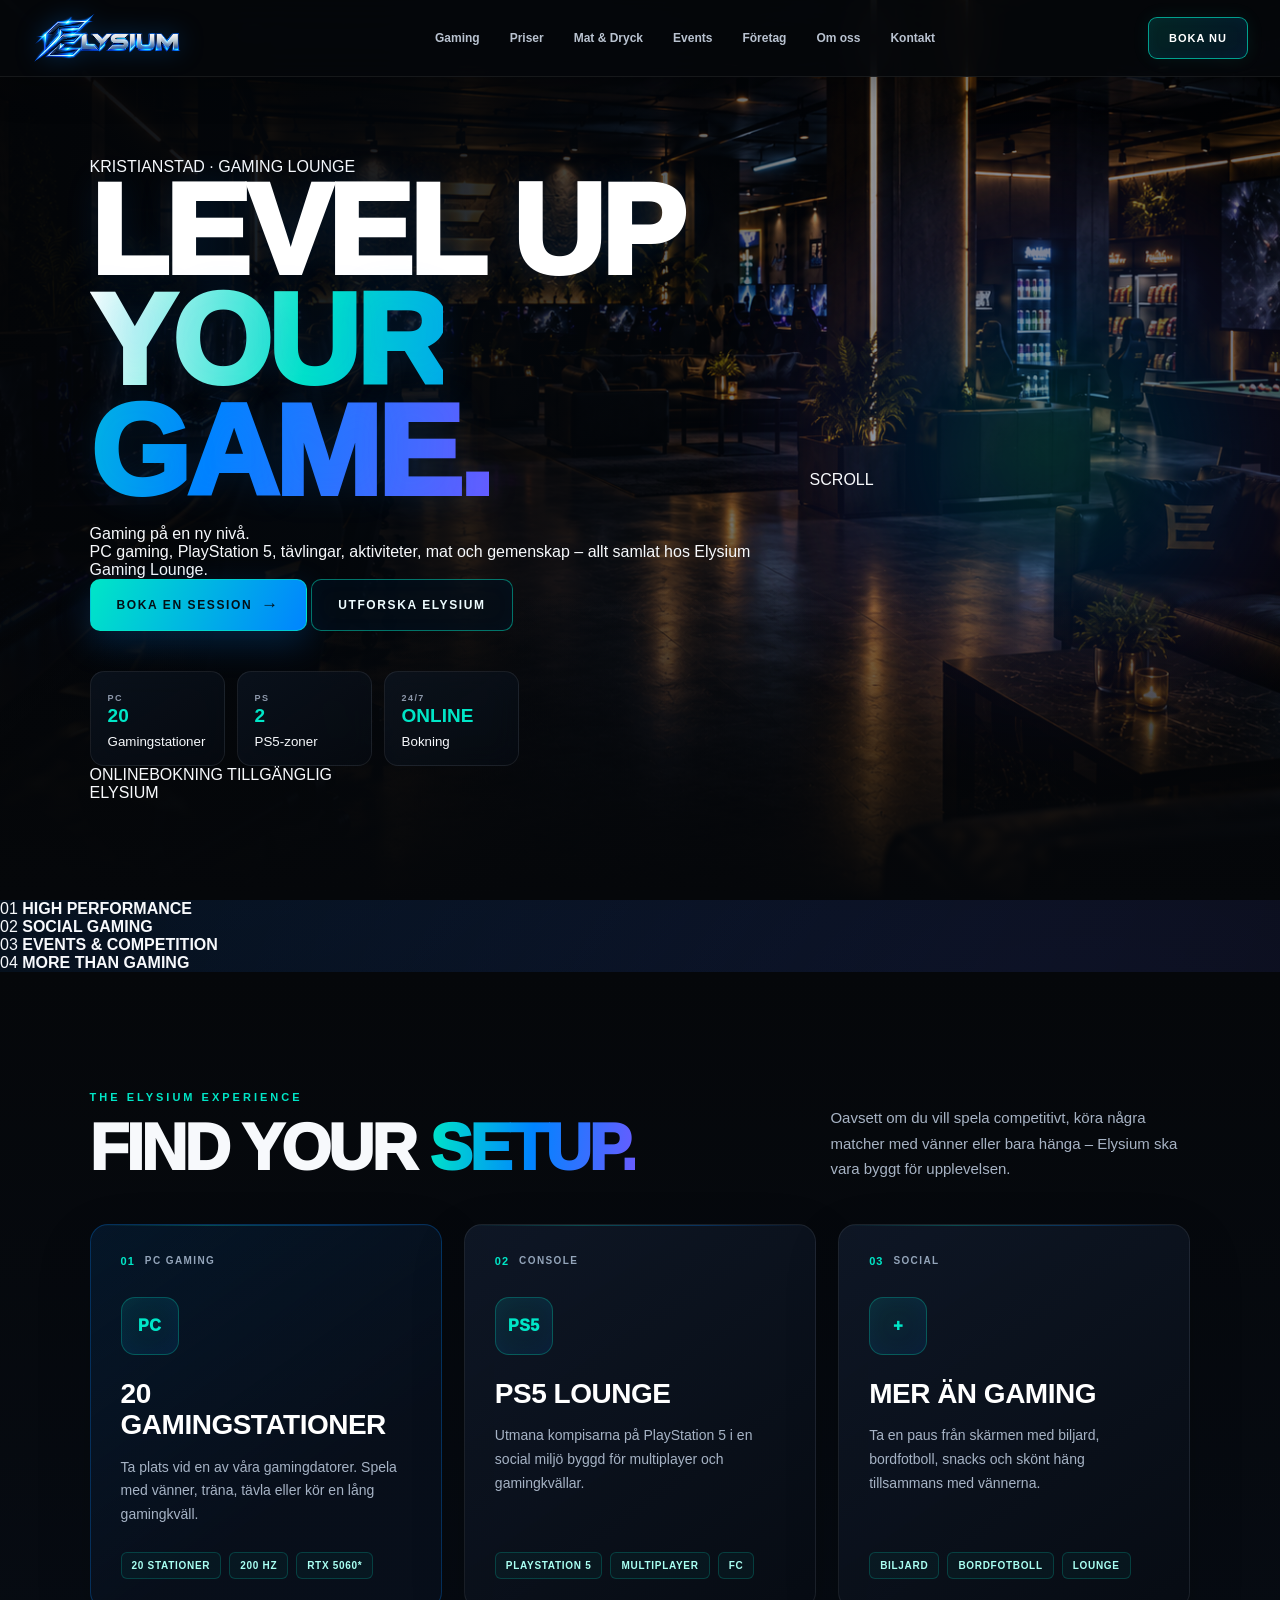
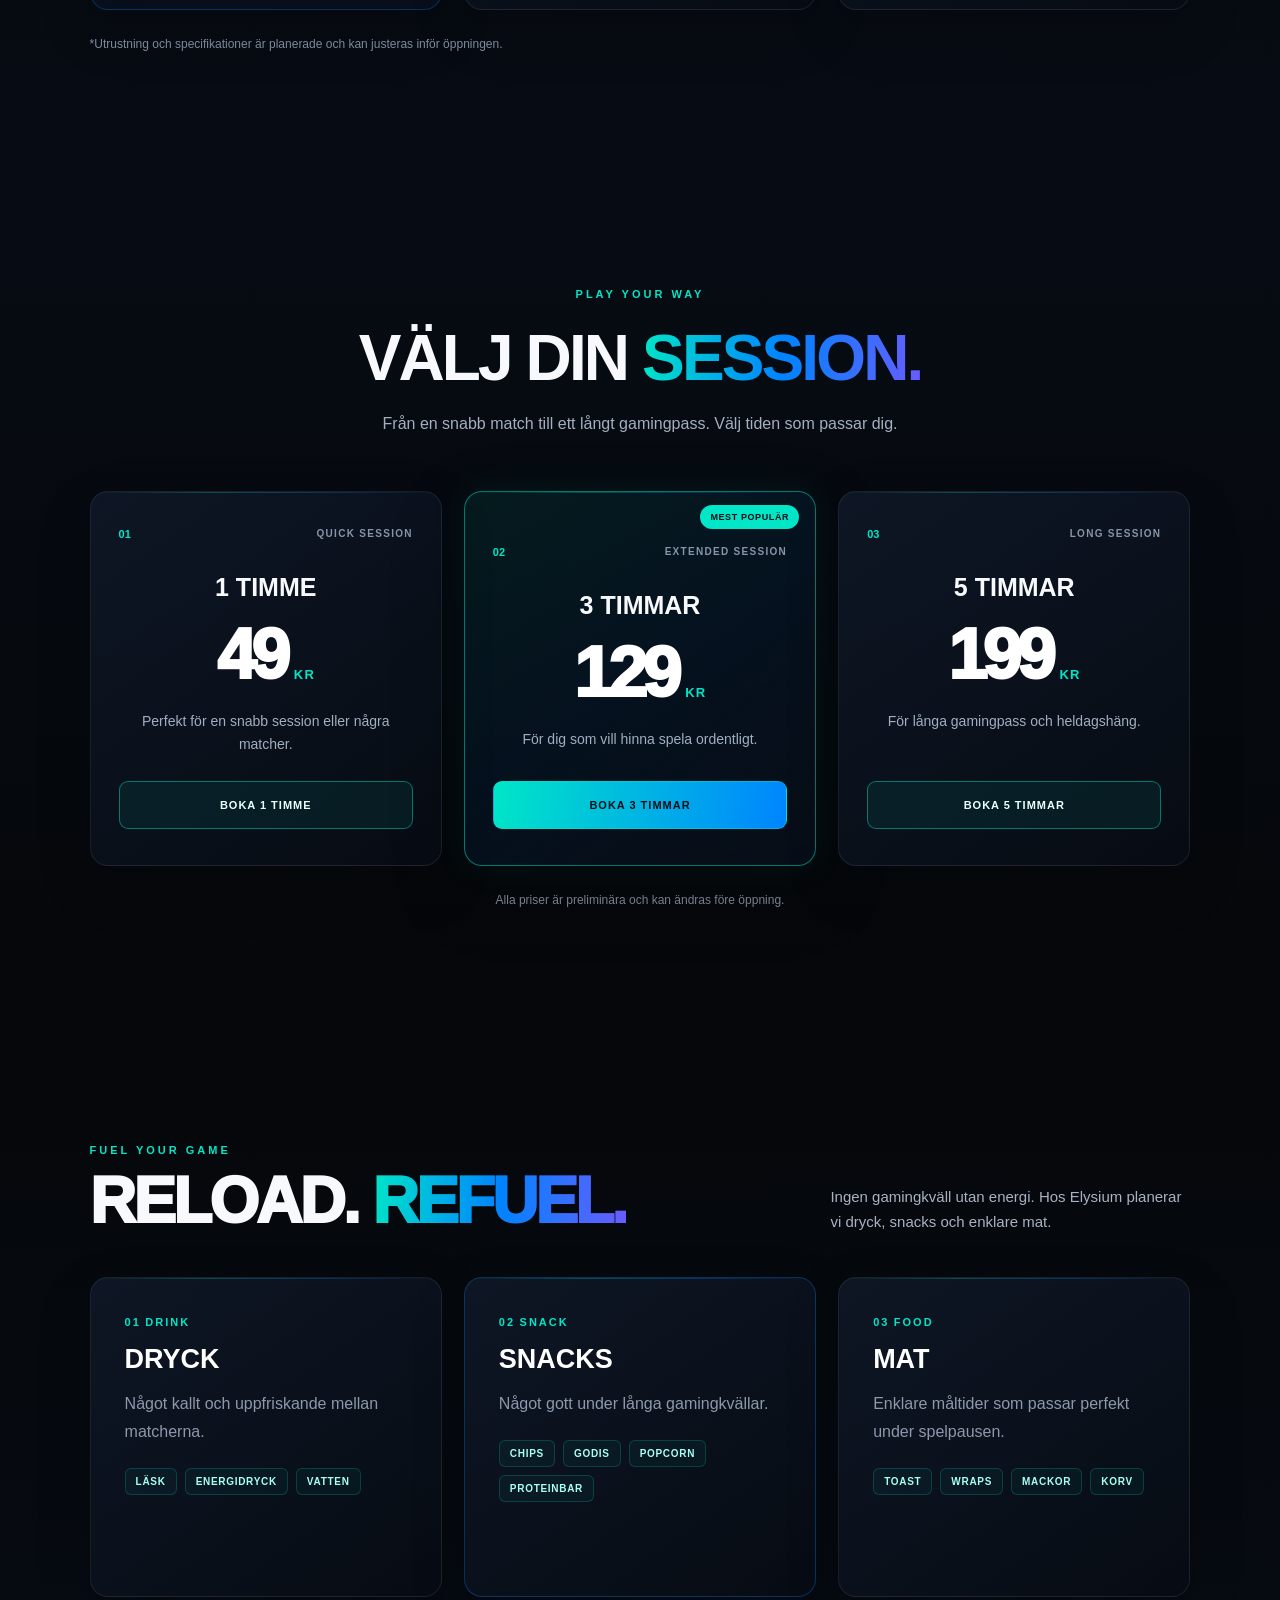
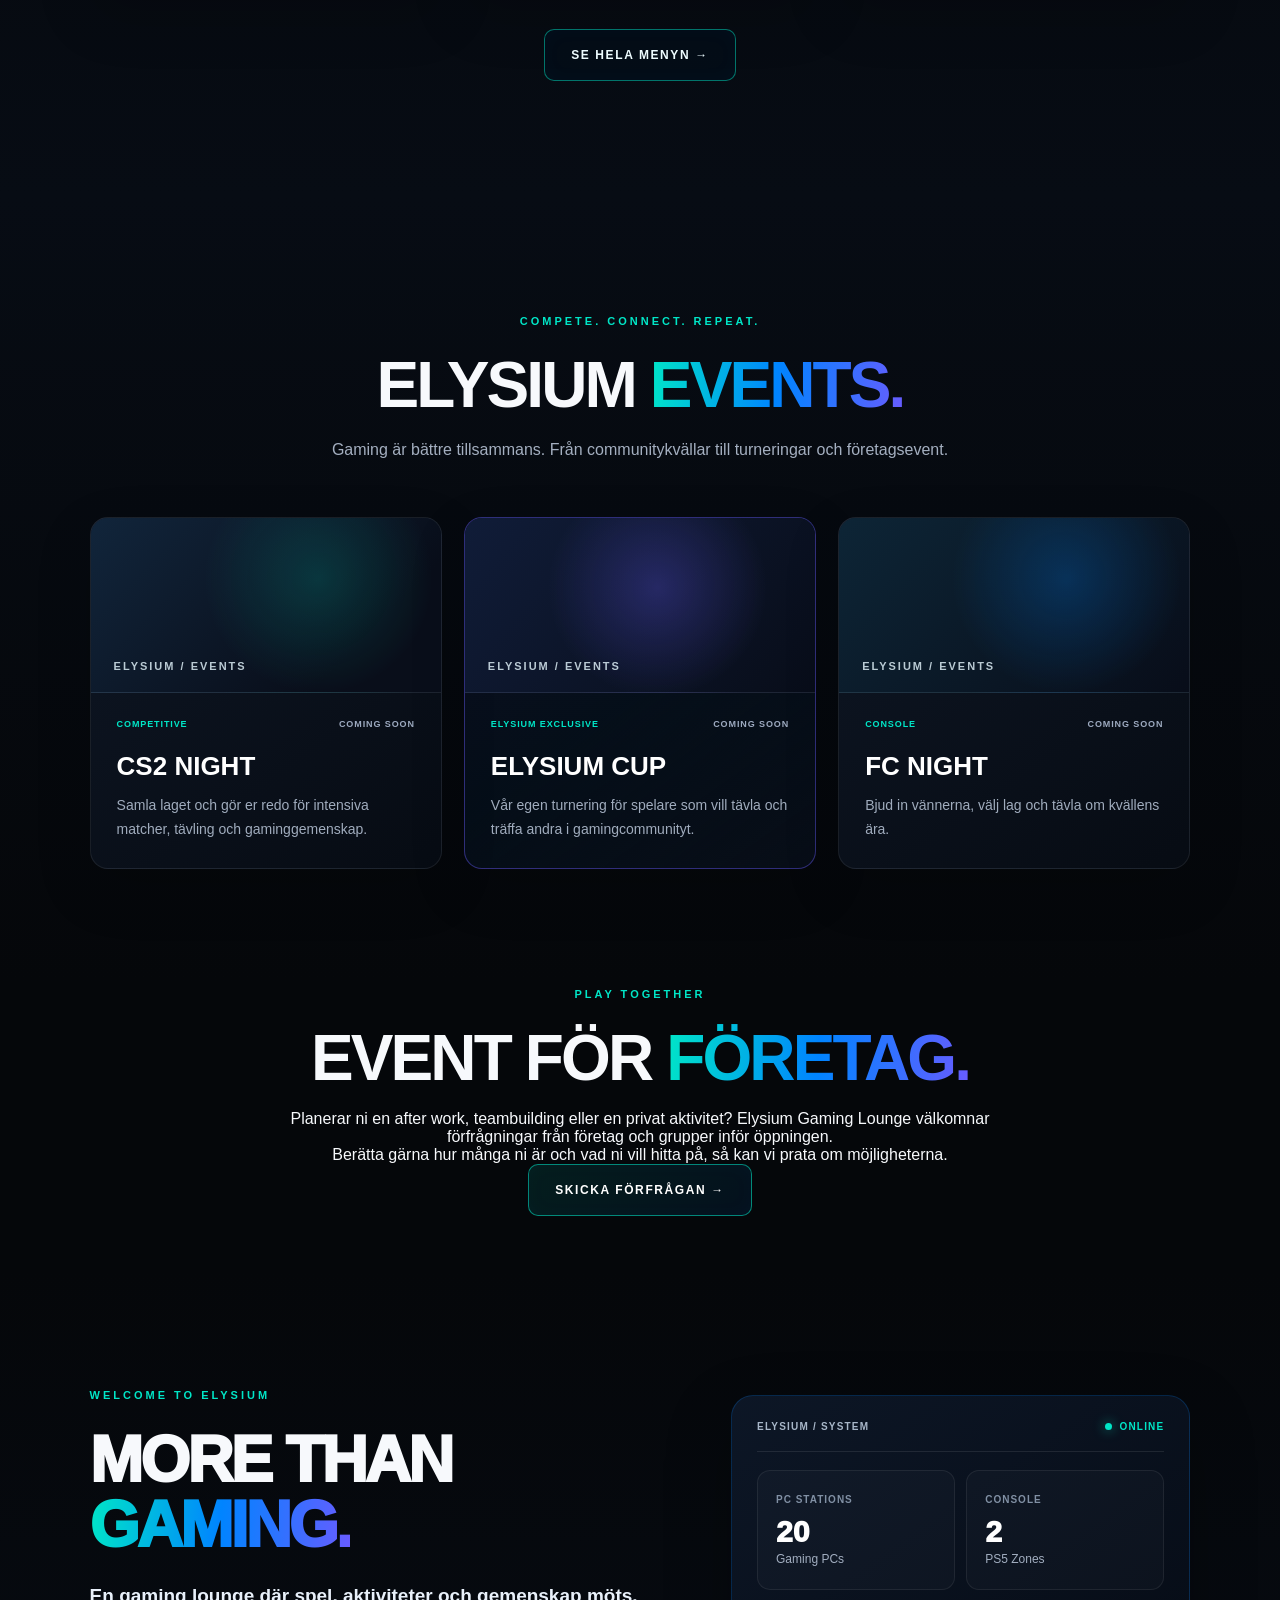
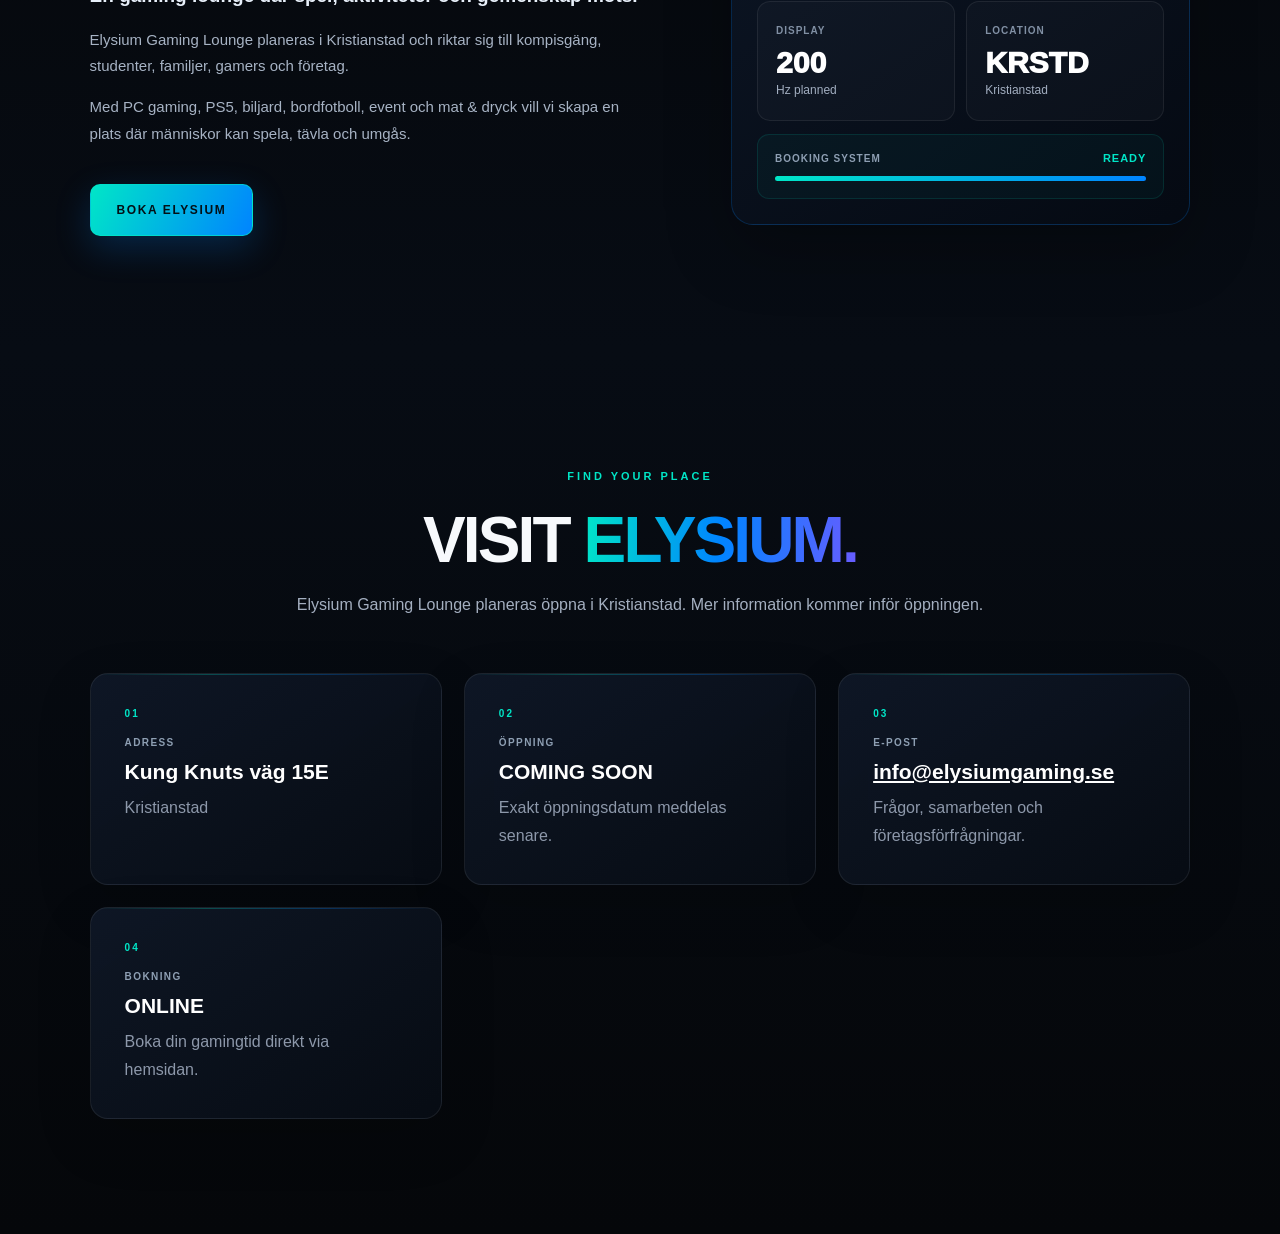
<file: index.html>
<!DOCTYPE html>
<html lang="sv">

<head>
    <meta charset="UTF-8">
    <meta name="viewport" content="width=device-width, initial-scale=1.0">
    <meta name="theme-color" content="#05070a">

    <title>Gaming i Kristianstad – PC, PS5 &amp; Events | Elysium Gaming Lounge</title>

    <meta name="description"
        content="Gaming i Kristianstad hos Elysium Gaming Lounge – PC-gaming, PS5, biljard och events. Vi öppnar snart. Företag kan redan nu skicka eventförfrågningar.">

    <meta name="robots" content="index, follow">
    <meta property="og:type" content="website">
    <meta property="og:locale" content="sv_SE">
    <meta property="og:site_name" content="Elysium Gaming Lounge">
    <meta property="og:title" content="Gaming i Kristianstad | Elysium Gaming Lounge">
    <meta property="og:description" content="Elysium Gaming Lounge planeras öppna i Kristianstad. Upptäck PC-gaming, PS5, aktiviteter och events. Mer information inför öppningen.">
    <meta property="og:url" content="https://www.elysiumgaming.se/">
    <meta name="twitter:card" content="summary">
    <meta name="twitter:title" content="Elysium Gaming Lounge | Kristianstad">
    <meta name="twitter:description" content="Gaming, PS5, aktiviteter och events i Kristianstad. Coming soon.">
    <link rel="canonical" href="https://www.elysiumgaming.se/">
    <script type="application/ld+json">
    {
      "@context": "https://schema.org",
      "@type": "Organization",
      "name": "Elysium Gaming Lounge AB",
      "url": "https://www.elysiumgaming.se/",
      "email": "info@elysiumgaming.se",
      "description": "Kommande gaming lounge i Kristianstad med PC-gaming, PS5, biljard, bordfotboll och företagsevent.",
      "areaServed": {
        "@type": "City",
        "name": "Kristianstad"
      }
    }
    </script>


    <meta name="color-scheme" content="dark">
    <link rel="stylesheet" href="style.css?v=20261016-mobile-menu">
</head>

<body>

    <!-- =========================
         HEADER
    ========================== -->

    <header class="site-header">

        <div class="header-inner">

            <a href="#home" class="logo-link" aria-label="Elysium Gaming Lounge">
                <img
                    src="elysium-header-logo.png"
                    alt="Elysium Gaming Lounge"
                    class="header-logo-img">
            </a>

            <nav class="desktop-nav" aria-label="Huvudmeny">
                <a href="#gaming">Gaming</a>
                <a href="#priser">Priser</a>
                <a href="#mat-dryck">Mat &amp; Dryck</a>
                <a href="#events">Events</a>
                <a href="#foretag">Företag</a>
                <a href="#om-elysium">Om oss</a>
                <a href="#kontakt">Kontakt</a>
            </nav>

            <div class="header-actions">
                <a href="booking.html" class="header-book-btn">
                    BOKA NU
                </a>

                <button
                    class="mobile-menu-button"
                    id="mobileMenuButton"
                    aria-label="Öppna meny"
                    aria-expanded="false">

                    <span></span>
                    <span></span>
                    <span></span>
                </button>
            </div>

        </div>

        <nav class="mobile-nav" id="mobileNav" aria-label="Mobilmeny">
            <a href="#gaming">Gaming</a>
            <a href="#priser">Priser</a>
            <a href="#mat-dryck">Mat &amp; Dryck</a>
            <a href="#events">Events</a>
            <a href="#foretag">Företag</a>
            <a href="#om-elysium">Om oss</a>
            <a href="#kontakt">Kontakt</a>
            <a href="#faq">FAQ</a>
            <a href="booking.html" class="mobile-book-link">Boka gaming</a>
        </nav>

    </header>


    <main>

        <!-- =========================
             HERO
        ========================== -->

        <section class="hero" id="home">

            <div class="hero-glow hero-glow-one"></div>
            <div class="hero-glow hero-glow-two"></div>

            <div class="hero-container">

                <div class="hero-content">

                    <div class="status-pill">
                        <span class="status-dot"></span>
                        KRISTIANSTAD · GAMING LOUNGE
                    </div>

                    <h1>
                        LEVEL UP
                        <span>YOUR GAME.</span>
                    </h1>

                    <p class="hero-lead">
                        Gaming på en ny nivå.
                    </p>

                    <p class="hero-description">
                        PC gaming, PlayStation 5, tävlingar, aktiviteter,
                        mat och gemenskap – allt samlat hos Elysium Gaming Lounge.
                    </p>

                    <div class="hero-buttons">

                        <a href="booking.html" class="btn btn-primary">
                            <span>BOKA EN SESSION</span>
                            <span class="btn-arrow">→</span>
                        </a>

                        <a href="#gaming" class="btn btn-secondary">
                            UTFORSKA ELYSIUM
                        </a>

                    </div>

                    <div class="hero-stats">

                        <div class="hero-stat">
                            <span class="stat-icon">PC</span>
                            <div>
                                <strong>20</strong>
                                <small>Gamingstationer</small>
                            </div>
                        </div>

                        <div class="hero-stat">
                            <span class="stat-icon">PS</span>
                            <div>
                                <strong>2</strong>
                                <small>PS5-zoner</small>
                            </div>
                        </div>

                        <div class="hero-stat">
                            <span class="stat-icon">24/7</span>
                            <div>
                                <strong>ONLINE</strong>
                                <small>Bokning</small>
                            </div>
                        </div>

                    </div>

                </div>


                <div class="hero-visual">

                    <div class="hero-image-card">

                        <div class="hero-image"></div>

                        <div class="hero-image-shine"></div>

                        <div class="availability-badge">
                            <span class="live-dot"></span>
                            ONLINEBOKNING TILLGÄNGLIG
                        </div>

                        <div class="hero-image-tag">
                            ELYSIUM
                        </div>

                    </div>

                </div>

            </div>

            <div class="scroll-indicator">
                <span>SCROLL</span>
                <div class="scroll-line"></div>
            </div>

        </section>


        <!-- =========================
             EXPERIENCE STRIP
        ========================== -->

        <section class="experience-strip">

            <div class="experience-item">
                <span>01</span>
                <strong>HIGH PERFORMANCE</strong>
            </div>

            <div class="experience-divider"></div>

            <div class="experience-item">
                <span>02</span>
                <strong>SOCIAL GAMING</strong>
            </div>

            <div class="experience-divider"></div>

            <div class="experience-item">
                <span>03</span>
                <strong>EVENTS &amp; COMPETITION</strong>
            </div>

            <div class="experience-divider"></div>

            <div class="experience-item">
                <span>04</span>
                <strong>MORE THAN GAMING</strong>
            </div>

        </section>


        <!-- =========================
             GAMING
        ========================== -->

        <section class="section gaming-section" id="gaming">

            <div class="section-shell">

                <div class="section-header">

                    <div>
                        <p class="section-label">THE ELYSIUM EXPERIENCE</p>

                        <h2>
                            FIND YOUR
                            <span>SETUP.</span>
                        </h2>
                    </div>

                    <p class="section-description">
                        Oavsett om du vill spela competitivt, köra några matcher
                        med vänner eller bara hänga – Elysium ska vara byggt för upplevelsen.
                    </p>

                </div>


                <div class="gaming-grid">

                    <article class="gaming-card gaming-card-large">

                        <div class="card-top">
                            <span class="card-index">01</span>
                            <span class="card-category">PC GAMING</span>
                        </div>

                        <div class="card-content">

                            <div class="card-icon">
                                <span>PC</span>
                            </div>

                            <h3>20 GAMINGSTATIONER</h3>

                            <p>
                                Ta plats vid en av våra gamingdatorer.
                                Spela med vänner, träna, tävla eller kör en lång gamingkväll.
                            </p>

                            <div class="feature-tags">
                                <span>20 STATIONER</span>
                                <span>200 HZ</span>
                                <span>RTX 5060*</span>
                            </div>

                        </div>

                        <div class="card-glow"></div>

                    </article>


                    <article class="gaming-card">

                        <div class="card-top">
                            <span class="card-index">02</span>
                            <span class="card-category">CONSOLE</span>
                        </div>

                        <div class="card-content">

                            <div class="card-icon">
                                <span>PS5</span>
                            </div>

                            <h3>PS5 LOUNGE</h3>

                            <p>
                                Utmana kompisarna på PlayStation 5 i en social
                                miljö byggd för multiplayer och gamingkvällar.
                            </p>

                            <div class="feature-tags">
                                <span>PLAYSTATION 5</span>
                                <span>MULTIPLAYER</span>
                                <span>FC</span>
                            </div>

                        </div>

                    </article>


                    <article class="gaming-card">

                        <div class="card-top">
                            <span class="card-index">03</span>
                            <span class="card-category">SOCIAL</span>
                        </div>

                        <div class="card-content">

                            <div class="card-icon">
                                <span>+</span>
                            </div>

                            <h3>MER ÄN GAMING</h3>

                            <p>
                                Ta en paus från skärmen med biljard,
                                bordfotboll, snacks och skönt häng tillsammans med vännerna.
                            </p>

                            <div class="feature-tags">
                                <span>BILJARD</span>
                                <span>BORDFOTBOLL</span>
                                <span>LOUNGE</span>
                            </div>

                        </div>

                    </article>

                </div>

                <p class="section-note">
                    *Utrustning och specifikationer är planerade och kan justeras inför öppningen.
                </p>

            </div>

        </section>


        <!-- =========================
             PRISER
        ========================== -->

        <section class="section pricing-section" id="priser">

            <div class="section-shell">

                <div class="center-heading">

                    <p class="section-label">PLAY YOUR WAY</p>

                    <h2>
                        VÄLJ DIN
                        <span>SESSION.</span>
                    </h2>

                    <p>
                        Från en snabb match till ett långt gamingpass.
                        Välj tiden som passar dig.
                    </p>

                </div>


                <div class="pricing-grid">

                    <article class="price-card">

                        <div class="price-card-top">
                            <span>01</span>
                            <small>QUICK SESSION</small>
                        </div>

                        <h3>1 TIMME</h3>

                        <div class="price-value">
                            <strong>49</strong>
                            <span>KR</span>
                        </div>

                        <p>
                            Perfekt för en snabb session eller några matcher.
                        </p>

                        <a href="booking.html" class="price-button">
                            BOKA 1 TIMME
                        </a>

                    </article>


                    <article class="price-card featured">

                        <div class="popular-badge">
                            MEST POPULÄR
                        </div>

                        <div class="price-card-top">
                            <span>02</span>
                            <small>EXTENDED SESSION</small>
                        </div>

                        <h3>3 TIMMAR</h3>

                        <div class="price-value">
                            <strong>129</strong>
                            <span>KR</span>
                        </div>

                        <p>
                            För dig som vill hinna spela ordentligt.
                        </p>

                        <a href="booking.html" class="price-button">
                            BOKA 3 TIMMAR
                        </a>

                    </article>


                    <article class="price-card">

                        <div class="price-card-top">
                            <span>03</span>
                            <small>LONG SESSION</small>
                        </div>

                        <h3>5 TIMMAR</h3>

                        <div class="price-value">
                            <strong>199</strong>
                            <span>KR</span>
                        </div>

                        <p>
                            För långa gamingpass och heldagshäng.
                        </p>

                        <a href="booking.html" class="price-button">
                            BOKA 5 TIMMAR
                        </a>

                    </article>

                </div>

                <p class="section-note center-note">
                    Alla priser är preliminära och kan ändras före öppning.
                </p>

            </div>

        </section>


        <!-- =========================
             MAT & DRYCK
        ========================== -->

        <section class="section food-section" id="mat-dryck">

            <div class="section-shell">

                <div class="section-header">

                    <div>
                        <p class="section-label">FUEL YOUR GAME</p>

                        <h2>
                            RELOAD.
                            <span>REFUEL.</span>
                        </h2>
                    </div>

                    <p class="section-description">
                        Ingen gamingkväll utan energi.
                        Hos Elysium planerar vi dryck, snacks och enklare mat.
                    </p>

                </div>


                <div class="food-grid">

                    <article class="food-card">

                        <span class="food-number">01</span>

                        <div class="food-icon">DRINK</div>

                        <h3>DRYCK</h3>

                        <p>
                            Något kallt och uppfriskande mellan matcherna.
                        </p>

                        <div class="feature-tags">
                            <span>LÄSK</span>
                            <span>ENERGIDRYCK</span>
                            <span>VATTEN</span>
                        </div>

                    </article>


                    <article class="food-card featured">

                        <span class="food-number">02</span>

                        <div class="food-icon">SNACK</div>

                        <h3>SNACKS</h3>

                        <p>
                            Något gott under långa gamingkvällar.
                        </p>

                        <div class="feature-tags">
                            <span>CHIPS</span>
                            <span>GODIS</span>
                            <span>POPCORN</span>
                            <span>PROTEINBAR</span>
                        </div>

                    </article>


                    <article class="food-card">

                        <span class="food-number">03</span>

                        <div class="food-icon">FOOD</div>

                        <h3>MAT</h3>

                        <p>
                            Enklare måltider som passar perfekt under spelpausen.
                        </p>

                        <div class="feature-tags">
                            <span>TOAST</span>
                            <span>WRAPS</span>
                            <span>MACKOR</span>
                            <span>KORV</span>
                        </div>

                    </article>

                </div>


                <div class="section-cta">

                    <a href="menu.html" class="btn btn-secondary">
                        SE HELA MENYN →
                    </a>

                </div>

            </div>

        </section>


        <!-- =========================
             EVENTS
        ========================== -->

        <section class="section events-section" id="events">

            <div class="section-shell">

                <div class="center-heading">

                    <p class="section-label">COMPETE. CONNECT. REPEAT.</p>

                    <h2>
                        ELYSIUM
                        <span>EVENTS.</span>
                    </h2>

                    <p>
                        Gaming är bättre tillsammans.
                        Från communitykvällar till turneringar och företagsevent.
                    </p>

                </div>


                <div class="events-grid">

                    <article class="event-card">

                        <div class="event-image event-image-one"></div>

                        <div class="event-body">

                            <div class="event-meta">
                                <span>COMPETITIVE</span>
                                <span>COMING SOON</span>
                            </div>

                            <h3>CS2 NIGHT</h3>

                            <p>
                                Samla laget och gör er redo för intensiva matcher,
                                tävling och gaminggemenskap.
                            </p>

                        </div>

                    </article>


                    <article class="event-card featured">

                        <div class="event-image event-image-two"></div>

                        <div class="event-body">

                            <div class="event-meta">
                                <span>ELYSIUM EXCLUSIVE</span>
                                <span>COMING SOON</span>
                            </div>

                            <h3>ELYSIUM CUP</h3>

                            <p>
                                Vår egen turnering för spelare som vill tävla
                                och träffa andra i gamingcommunityt.
                            </p>

                        </div>

                    </article>


                    <article class="event-card">

                        <div class="event-image event-image-three"></div>

                        <div class="event-body">

                            <div class="event-meta">
                                <span>CONSOLE</span>
                                <span>COMING SOON</span>
                            </div>

                            <h3>FC NIGHT</h3>

                            <p>
                                Bjud in vännerna, välj lag och tävla om kvällens ära.
                            </p>

                        </div>

                    </article>

                </div>

            </div>

        </section>


        <section class="section business-section" id="foretag" aria-labelledby="business-heading">
            <div class="section-shell">
                <div class="center-heading">
                    <p class="section-label">PLAY TOGETHER</p>
                    <h2 id="business-heading">EVENT FÖR <span>FÖRETAG.</span></h2>
                    <p>Planerar ni en after work, teambuilding eller en privat aktivitet? Elysium Gaming Lounge välkomnar förfrågningar från företag och grupper inför öppningen.</p>
                    <p>Berätta gärna hur många ni är och vad ni vill hitta på, så kan vi prata om möjligheterna.</p>
                    <a class="btn btn-primary" href="mailto:info@elysiumgaming.se?subject=F%C3%B6rfr%C3%A5gan%20om%20f%C3%B6retagsevent%20%E2%80%93%20Elysium&amp;body=Hej%20Elysium!%0A%0AF%C3%B6retag%3A%20%0AAntal%20personer%3A%20%0A%C3%96nskad%20aktivitet%3A%20%0A%C3%96nskat%20datum%3A%20%0A%0AMeddelande%3A%20">SKICKA FÖRFRÅGAN →</a>
                </div>
            </div>
        </section>


        <!-- =========================
             ABOUT
        ========================== -->

        <section class="section about-section" id="om-elysium">

            <div class="section-shell">

                <div class="about-container">

                    <div class="about-content">

                        <p class="section-label">WELCOME TO ELYSIUM</p>

                        <h2>
                            MORE THAN
                            <span>GAMING.</span>
                        </h2>

                        <p class="about-lead">
                            En gaming lounge där spel, aktiviteter
                            och gemenskap möts.
                        </p>

                        <p class="about-text">
                            Elysium Gaming Lounge planeras i Kristianstad
                            och riktar sig till kompisgäng, studenter,
                            familjer, gamers och företag.
                        </p>

                        <p class="about-text">
                            Med PC gaming, PS5, biljard, bordfotboll,
                            event och mat &amp; dryck vill vi skapa en plats
                            där människor kan spela, tävla och umgås.
                        </p>

                        <a href="booking.html" class="btn btn-primary about-button">
                            BOKA ELYSIUM
                        </a>

                    </div>


                    <div class="about-dashboard">

                        <div class="dashboard-header">
                            <span>ELYSIUM / SYSTEM</span>
                            <span class="dashboard-live">
                                <i></i>
                                ONLINE
                            </span>
                        </div>

                        <div class="dashboard-grid">

                            <div class="dashboard-card">
                                <small>PC STATIONS</small>
                                <strong>20</strong>
                                <span>Gaming PCs</span>
                            </div>

                            <div class="dashboard-card">
                                <small>CONSOLE</small>
                                <strong>2</strong>
                                <span>PS5 Zones</span>
                            </div>

                            <div class="dashboard-card">
                                <small>DISPLAY</small>
                                <strong>200</strong>
                                <span>Hz planned</span>
                            </div>

                            <div class="dashboard-card">
                                <small>LOCATION</small>
                                <strong>KRSTD</strong>
                                <span>Kristianstad</span>
                            </div>

                        </div>

                        <div class="dashboard-status">

                            <div>
                                <span>BOOKING SYSTEM</span>
                                <strong>READY</strong>
                            </div>

                            <div class="status-bar">
                                <span></span>
                            </div>

                        </div>

                    </div>

                </div>

            </div>

        </section>


        <!-- =========================
             KONTAKT
        ========================== -->

        <section class="section contact-section" id="kontakt">

            <div class="section-shell">

                <div class="center-heading">

                    <p class="section-label">FIND YOUR PLACE</p>

                    <h2>
                        VISIT
                        <span>ELYSIUM.</span>
                    </h2>

                    <p>
                        Elysium Gaming Lounge planeras öppna i Kristianstad.
                        Mer information kommer inför öppningen.
                    </p>

                </div>


                <div class="contact-grid">

                    <article class="contact-card">

                        <span class="contact-index">01</span>

                        <small>ADRESS</small>

                        <strong>
                            Kung Knuts väg 15E
                        </strong>

                        <p>
                            Kristianstad
                        </p>

                    </article>


                    <article class="contact-card">

                        <span class="contact-index">02</span>

                        <small>ÖPPNING</small>

                        <strong>COMING SOON</strong>

                        <p>
                            Exakt öppningsdatum meddelas senare.
                        </p>

                    </article>


                    <article class="contact-card">
                        <span class="contact-index">03</span>
                        <small>E-POST</small>
                        <strong><a href="mailto:info@elysiumgaming.se" style="color:inherit;overflow-wrap:anywhere">info@elysiumgaming.se</a></strong>
                        <p>Frågor, samarbeten och företagsförfrågningar.</p>
                    </article>

                    <article class="contact-card">
                        <span class="contact-index">04</span>

                        <small>BOKNING</small>

                        <strong>ONLINE</strong>

                        <p>
                            Boka din gamingtid direkt via hemsidan.
                        </p>
                    </article>
                </div>
            </div>
        </section>
    </main>
    <script>
    const menuButton = document.getElementById('mobileMenuButton');
    const mobileNav = document.getElementById('mobileNav');
    if (menuButton && mobileNav) {
      menuButton.setAttribute('aria-controls', 'mobileNav');
      const setMenuOpen = (opened) => {
        mobileNav.classList.toggle('active', opened);
        document.body.classList.toggle('mobile-menu-open', opened);
        menuButton.setAttribute('aria-expanded', String(opened));
        menuButton.setAttribute('aria-label', opened ? 'Stäng meny' : 'Öppna meny');
      };
      menuButton.addEventListener('click', () => {
        setMenuOpen(!mobileNav.classList.contains('active'));
      });
      mobileNav.querySelectorAll('a').forEach(link => link.addEventListener('click', () => setMenuOpen(false)));
      document.addEventListener('keydown', (event) => {
        if (event.key === 'Escape' && mobileNav.classList.contains('active')) {
          setMenuOpen(false);
          menuButton.focus();
        }
      });
      window.addEventListener('resize', () => {
        if (window.innerWidth > 760 && mobileNav.classList.contains('active')) setMenuOpen(false);
      });
    }
    </script>
</body>
</html>
</file>
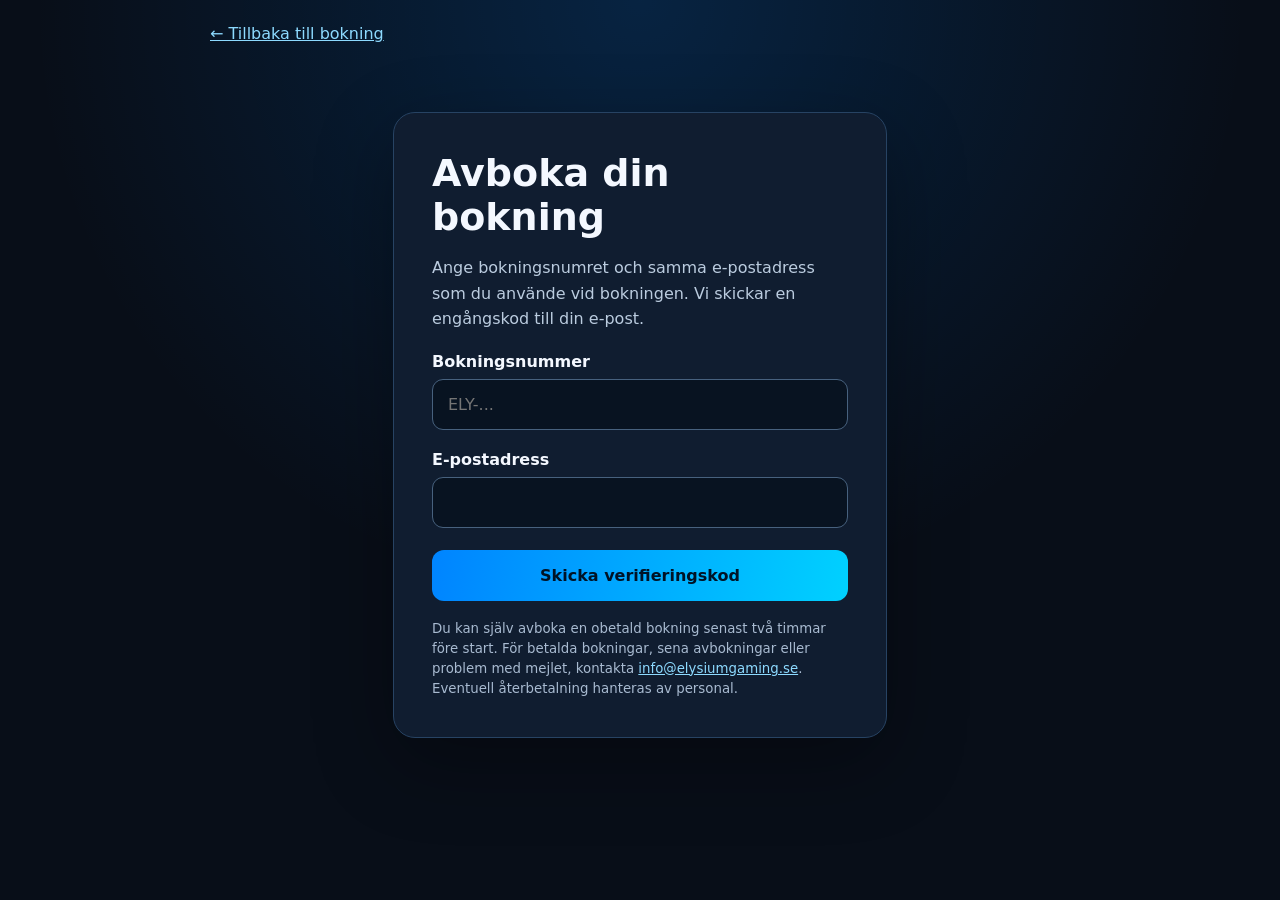
<file: avboka.html>
<!doctype html>
<html lang="sv"><head><meta charset="utf-8"><meta name="viewport" content="width=device-width,initial-scale=1">
<title>Avboka bokning | Elysium Gaming Lounge</title>
<meta name="description" content="Avboka din bokning hos Elysium Gaming Lounge med en verifieringskod till din e-post.">
<style>
:root{color-scheme:dark;--blue:#0084ff;--cyan:#00d1ff}*{box-sizing:border-box}body{margin:0;background:radial-gradient(circle at top,rgba(0,132,255,.18),transparent 55%),#080e18;color:#f4f8ff;font:16px system-ui,-apple-system,sans-serif;min-height:100vh}header{max-width:900px;margin:auto;padding:24px 20px}a{color:#8ddaff}main{max-width:530px;margin:45px auto;padding:0 18px}.card{padding:clamp(22px,5vw,38px);background:#101d30;border:1px solid #274363;border-radius:22px;box-shadow:0 25px 80px #0005}h1{font-size:clamp(27px,5vw,38px);margin:0 0 14px}p{color:#bbccdf;line-height:1.6}label{display:block;margin:20px 0 8px;font-weight:700}input{display:block;width:100%;padding:15px;border:1px solid #47617e;border-radius:11px;background:#081321;color:white;font:inherit}input:focus{outline:2px solid var(--cyan)}button{margin-top:22px;padding:16px;width:100%;border:0;border-radius:12px;background:linear-gradient(100deg,var(--blue),var(--cyan));color:#001326;font:inherit;font-weight:800;cursor:pointer}button:disabled{opacity:.6;cursor:wait}.message{margin-top:18px;padding:13px;border-radius:9px;background:#162c45;line-height:1.5}.error{border:1px solid #ff7a89}.success{border:1px solid #32d583}[hidden]{display:none!important}small{display:block;color:#a8bad0;line-height:1.5;margin-top:18px}
</style></head><body><header><a href="./booking.html">← Tillbaka till bokning</a></header>
<main><div class="card"><h1>Avboka din bokning</h1><p>Ange bokningsnumret och samma e-postadress som du använde vid bokningen. Vi skickar en engångskod till din e-post.</p>
<form id="request"><label for="number">Bokningsnummer</label><input id="number" maxlength="60" autocomplete="off" placeholder="ELY-..." required><label for="email">E-postadress</label><input id="email" type="email" maxlength="150" autocomplete="email" required><button type="submit">Skicka verifieringskod</button></form>
<form id="confirm" hidden><label for="code">Sexsiffrig kod från mejlet</label><input id="code" inputmode="numeric" pattern="[0-9]{6}" maxlength="6" autocomplete="one-time-code" required><button type="submit">Bekräfta avbokning</button></form>
<div id="message" role="status" aria-live="polite" hidden></div>
<small>Du kan själv avboka en obetald bokning senast två timmar före start. För betalda bokningar, sena avbokningar eller problem med mejlet, kontakta <a href="mailto:info@elysiumgaming.se">info@elysiumgaming.se</a>. Eventuell återbetalning hanteras av personal.</small>
</div></main>
<script>
const endpoint="https://jbwebwdockhgivltgjdu.supabase.co/functions/v1/customer-cancellation";
const requestForm=document.getElementById("request"),confirmForm=document.getElementById("confirm"),message=document.getElementById("message");
function show(text,error=false){message.hidden=false;message.className="message "+(error?"error":"success");message.setAttribute("role",error?"alert":"status");message.textContent=text}
async function send(action,code){const buttons=document.querySelectorAll("button");buttons.forEach(b=>b.disabled=true);try{const response=await fetch(endpoint,{method:"POST",headers:{"Content-Type":"application/json"},body:JSON.stringify({action,booking_number:document.getElementById("number").value.trim(),email:document.getElementById("email").value.trim(),code})});const data=await response.json().catch(()=>null);if(!response.ok)throw Error(data?.error||"Tjänsten kunde inte behandla begäran. Försök igen senare.");if(!data||typeof data!=="object")throw Error("Ogiltigt svar från tjänsten. Försök igen.");return data}finally{buttons.forEach(b=>b.disabled=false)}}
requestForm.addEventListener("submit",async event=>{event.preventDefault();confirmForm.hidden=true;document.getElementById("code").value="";try{const data=await send("request");show(data.message||"Om uppgifterna stämmer skickas en verifieringskod.");confirmForm.hidden=false;document.getElementById("code").focus()}catch(e){show(e.message||"Kunde inte skicka koden. Försök igen.",true)}});
for(const field of ["number","email"]){document.getElementById(field).addEventListener("input",()=>{confirmForm.hidden=true;document.getElementById("code").value="";message.hidden=true})}
confirmForm.addEventListener("submit",async event=>{event.preventDefault();try{const data=await send("confirm",document.getElementById("code").value.trim());if(data.cancelled){requestForm.hidden=true;confirmForm.hidden=true;show("Din bokning är avbokad. De reserverade platserna har frigjorts.")}}catch(e){show(e.message,true)}});
</script></body></html>
</file>
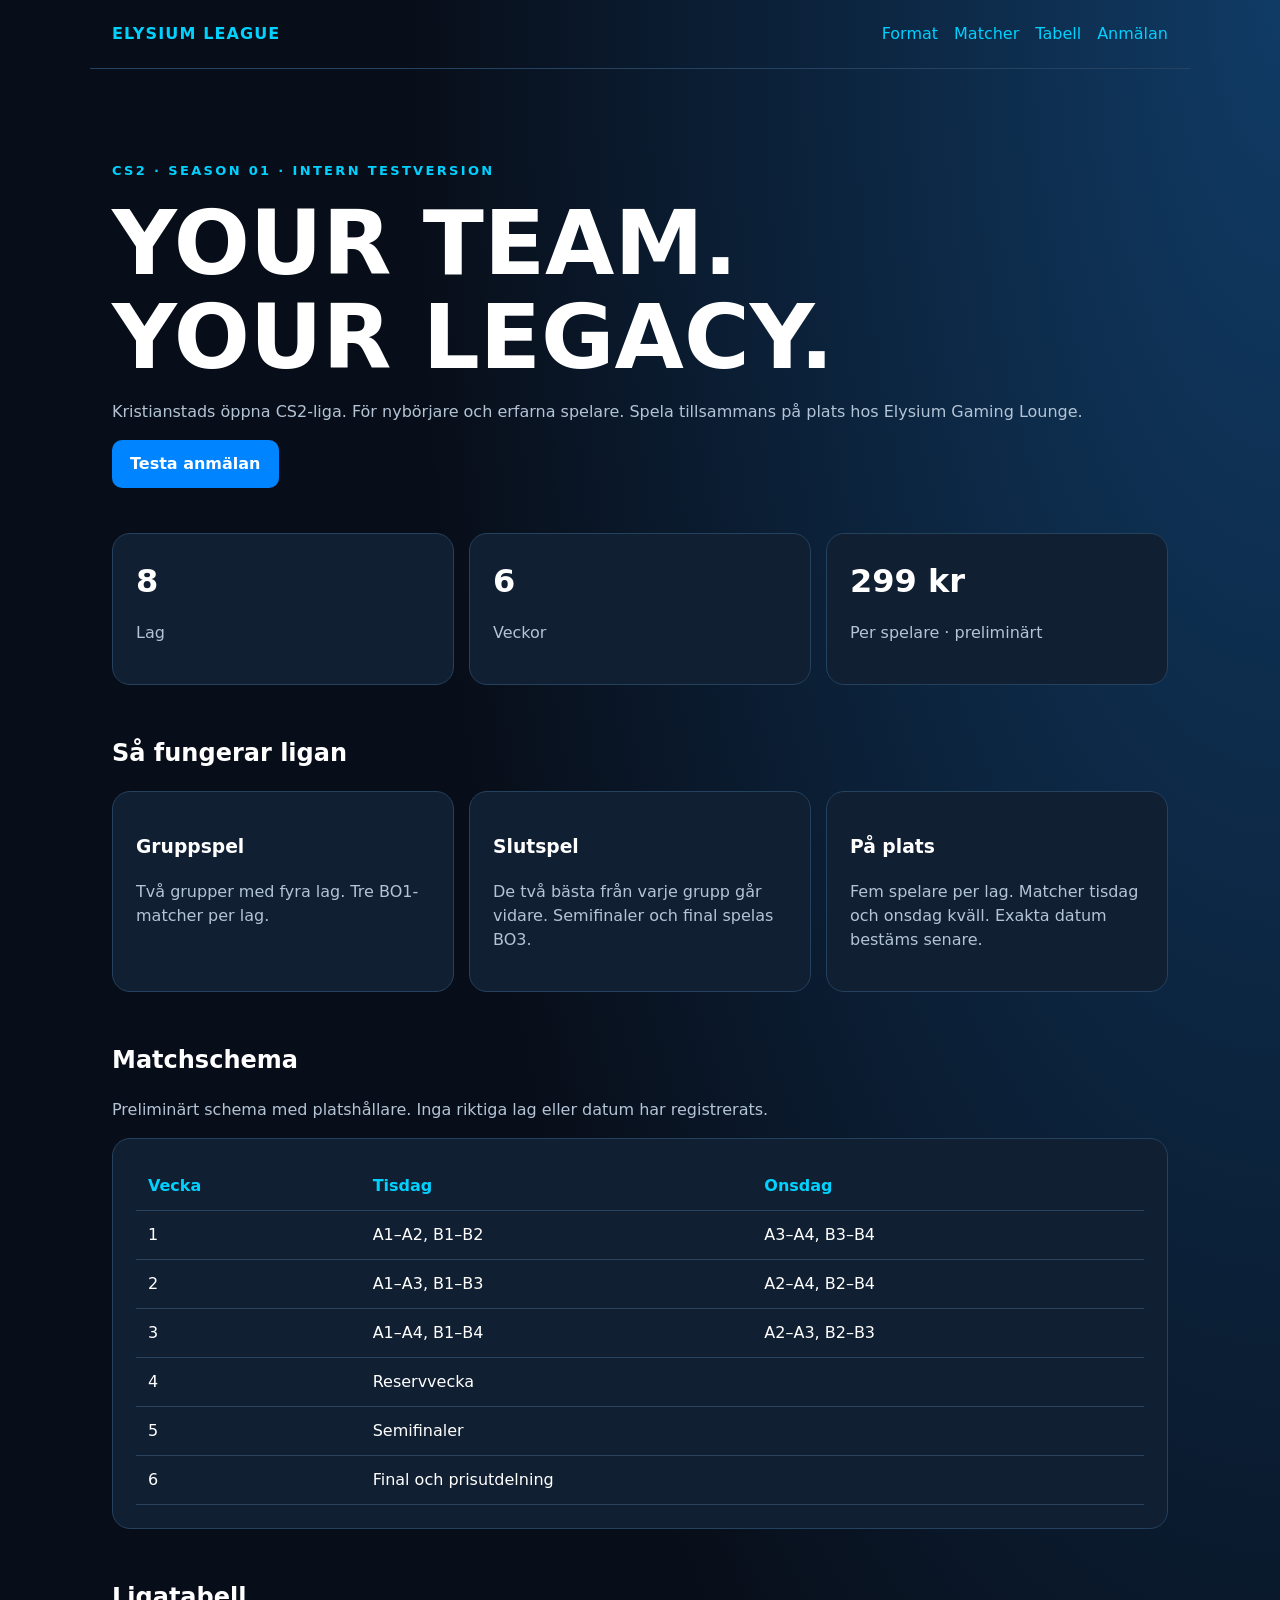
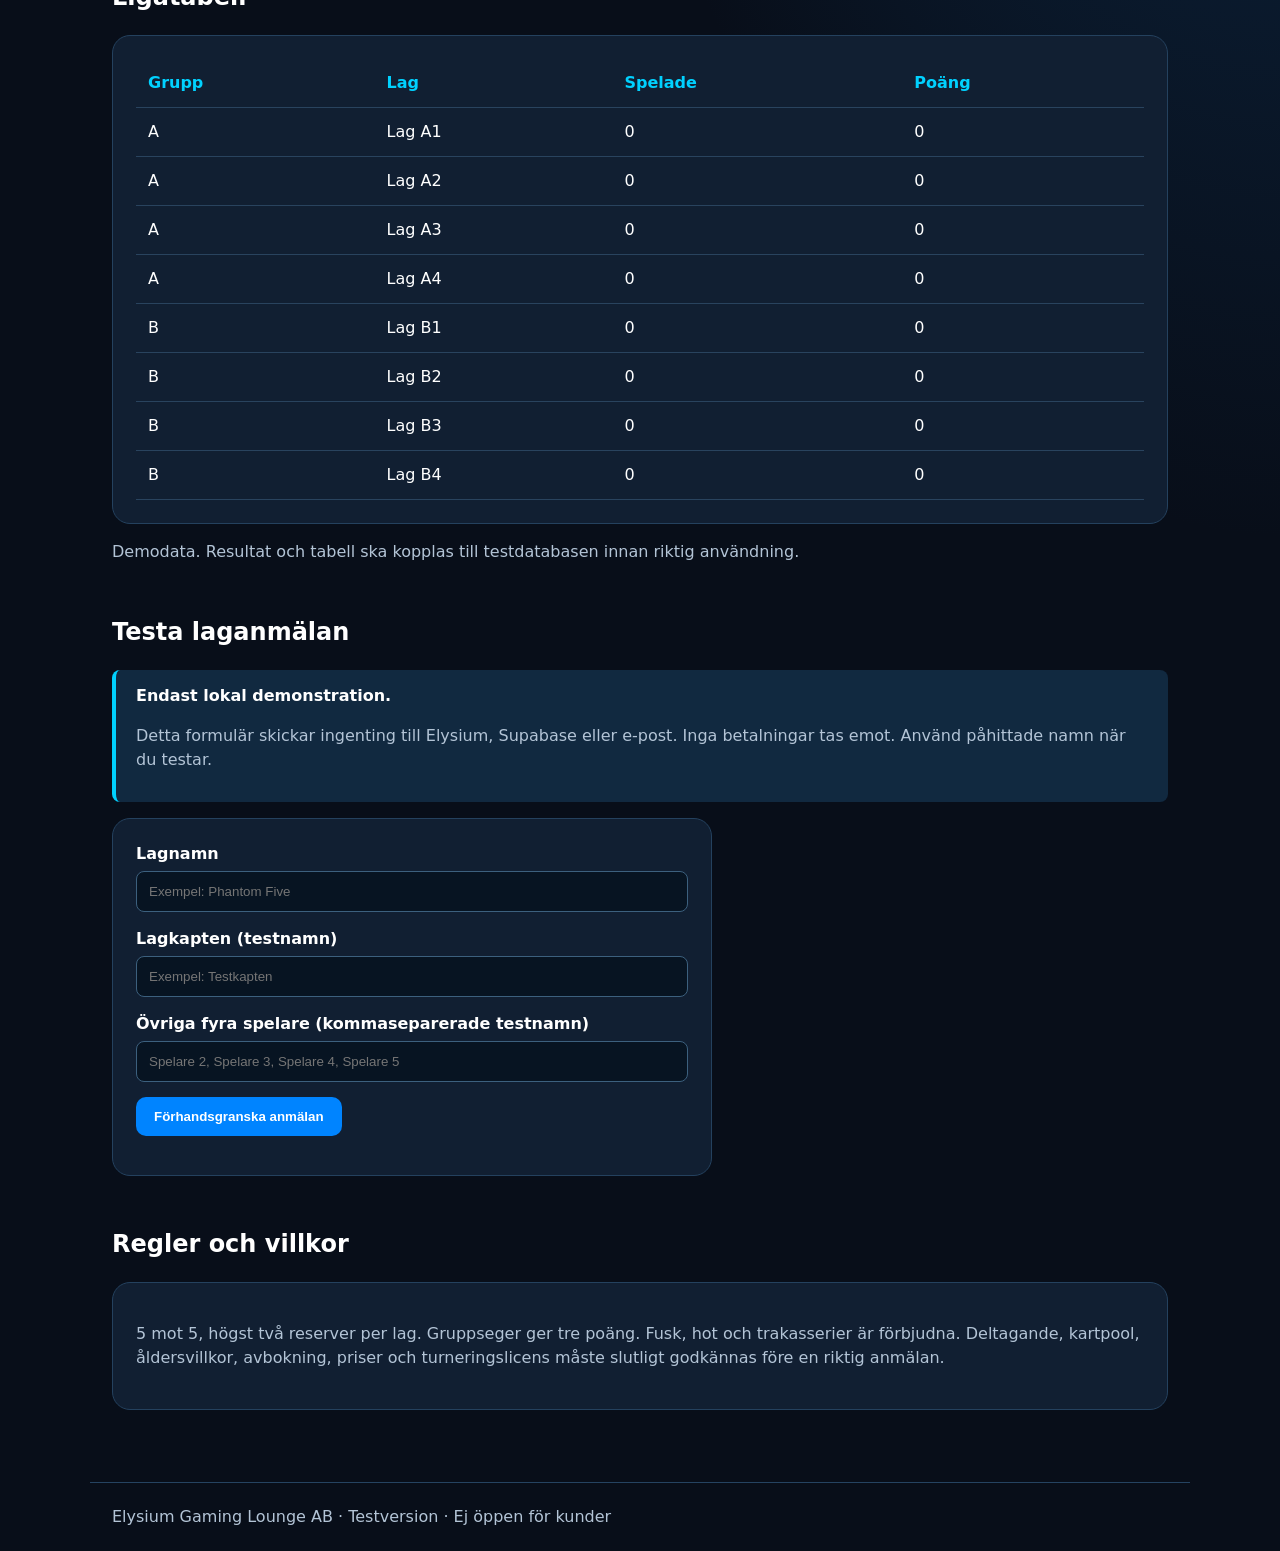
<file: league.html>
<!doctype html>
<html lang="sv"><head><meta charset="utf-8"><meta name="viewport" content="width=device-width,initial-scale=1">
<title>Elysium League – Season 01 (test)</title>
<meta name="description" content="Elysium League CS2 – 8 lag, 6 veckor, 299 kr per spelare.">
<style>
:root{color-scheme:dark;--bg:#080e19;--card:#111f32;--blue:#0084ff;--cyan:#00d1ff;--muted:#b3c4d6}*{box-sizing:border-box}body{margin:0;background:radial-gradient(ellipse at top right,#103b65,transparent 48%),var(--bg);color:#fff;font:16px/1.5 system-ui,Arial,sans-serif}header,main,footer{max-width:1100px;margin:auto;padding:22px}header{display:flex;justify-content:space-between;align-items:center;border-bottom:1px solid #254361;gap:16px}a{color:var(--cyan)}header a{text-decoration:none}.brand{font-weight:900;letter-spacing:.07em}nav{display:flex;gap:16px;flex-wrap:wrap}.hero{padding:70px 0 45px}h1{font-size:clamp(2.8rem,8vw,5.6rem);line-height:1.05;margin:15px 0}h2{margin-top:0}p{color:var(--muted)}.eyebrow{color:var(--cyan);font-size:13px;font-weight:800;letter-spacing:.18em}.grid{display:grid;grid-template-columns:repeat(3,minmax(0,1fr));gap:15px}.card{background:var(--card);border:1px solid #24415e;border-radius:18px;padding:23px}.stat{font-size:2rem;font-weight:850}.section{margin:50px 0}.notice{border-left:4px solid var(--cyan);padding:14px 20px;background:#112940;border-radius:8px}.button{background:var(--blue);border:0;color:white;border-radius:10px;padding:12px 18px;font-weight:750;cursor:pointer}.button:focus-visible,input:focus-visible{outline:3px solid var(--cyan);outline-offset:3px}input{background:#071422;color:white;border:1px solid #3c607e;border-radius:8px;padding:12px;width:100%;margin:5px 0 15px}label{display:block;font-weight:650}table{width:100%;border-collapse:collapse;min-width:460px}th,td{padding:12px;text-align:left;border-bottom:1px solid #29435e}th{color:var(--cyan)}.scroll{overflow:auto}.status{font-size:13px;color:#b4d9ff}footer{border-top:1px solid #254361;color:var(--muted)}@media(max-width:700px){header{align-items:flex-start;flex-direction:column}.grid{grid-template-columns:1fr}.hero{padding:42px 0}}
</style></head><body>
<header><a class="brand" href="index.html">ELYSIUM <span style="color:#00d1ff">LEAGUE</span></a><nav><a href="#format">Format</a><a href="#matcher">Matcher</a><a href="#tabell">Tabell</a><a href="#anmalan">Anmälan</a></nav></header>
<main><section class="hero"><div class="eyebrow">CS2 · SEASON 01 · INTERN TESTVERSION</div><h1>YOUR TEAM.<br>YOUR LEGACY.</h1><p>Kristianstads öppna CS2-liga. För nybörjare och erfarna spelare. Spela tillsammans på plats hos Elysium Gaming Lounge.</p><a class="button" href="#anmalan" style="display:inline-block;text-decoration:none">Testa anmälan</a></section>
<section class="grid"><div class="card"><div class="stat">8</div><p>Lag</p></div><div class="card"><div class="stat">6</div><p>Veckor</p></div><div class="card"><div class="stat">299 kr</div><p>Per spelare · preliminärt</p></div></section>
<section id="format" class="section"><h2>Så fungerar ligan</h2><div class="grid"><div class="card"><h3>Gruppspel</h3><p>Två grupper med fyra lag. Tre BO1-matcher per lag.</p></div><div class="card"><h3>Slutspel</h3><p>De två bästa från varje grupp går vidare. Semifinaler och final spelas BO3.</p></div><div class="card"><h3>På plats</h3><p>Fem spelare per lag. Matcher tisdag och onsdag kväll. Exakta datum bestäms senare.</p></div></div></section>
<section id="matcher" class="section"><h2>Matchschema</h2><p>Preliminärt schema med platshållare. Inga riktiga lag eller datum har registrerats.</p><div class="card scroll"><table><thead><tr><th>Vecka</th><th>Tisdag</th><th>Onsdag</th></tr></thead><tbody><tr><td>1</td><td>A1–A2, B1–B2</td><td>A3–A4, B3–B4</td></tr><tr><td>2</td><td>A1–A3, B1–B3</td><td>A2–A4, B2–B4</td></tr><tr><td>3</td><td>A1–A4, B1–B4</td><td>A2–A3, B2–B3</td></tr><tr><td>4</td><td colspan="2">Reservvecka</td></tr><tr><td>5</td><td colspan="2">Semifinaler</td></tr><tr><td>6</td><td colspan="2">Final och prisutdelning</td></tr></tbody></table></div></section>
<section id="tabell" class="section"><h2>Ligatabell</h2><div class="card scroll"><table><thead><tr><th>Grupp</th><th>Lag</th><th>Spelade</th><th>Poäng</th></tr></thead><tbody id="standings"></tbody></table></div><p>Demodata. Resultat och tabell ska kopplas till testdatabasen innan riktig användning.</p></section>
<section id="anmalan" class="section"><h2>Testa laganmälan</h2><div class="notice"><strong>Endast lokal demonstration.</strong><p>Detta formulär skickar ingenting till Elysium, Supabase eller e-post. Inga betalningar tas emot. Använd påhittade namn när du testar.</p></div><div class="card" style="margin-top:16px;max-width:600px"><form id="signup"><label for="team">Lagnamn</label><input id="team" maxlength="40" minlength="3" required placeholder="Exempel: Phantom Five"><label for="captain">Lagkapten (testnamn)</label><input id="captain" maxlength="60" minlength="2" required placeholder="Exempel: Testkapten"><label for="players">Övriga fyra spelare (kommaseparerade testnamn)</label><input id="players" maxlength="250" required placeholder="Spelare 2, Spelare 3, Spelare 4, Spelare 5"><button class="button" type="submit">Förhandsgranska anmälan</button></form><p id="result" role="status" aria-live="polite"></p></div></section>
<section class="section"><h2>Regler och villkor</h2><div class="card"><p>5 mot 5, högst två reserver per lag. Gruppseger ger tre poäng. Fusk, hot och trakasserier är förbjudna. Deltagande, kartpool, åldersvillkor, avbokning, priser och turneringslicens måste slutligt godkännas före en riktig anmälan.</p></div></section></main><footer>Elysium Gaming Lounge AB · Testversion · Ej öppen för kunder</footer>
<script>
'use strict';
const rows=document.getElementById('standings');
for(const group of ['A','B'])for(let n=1;n<=4;n++){const tr=document.createElement('tr');for(const val of [group,'Lag '+group+n,'0','0']){const td=document.createElement('td');td.textContent=val;tr.append(td)}rows.append(tr)}
document.getElementById('signup').addEventListener('submit',event=>{event.preventDefault();const team=document.getElementById('team').value.trim();const captain=document.getElementById('captain').value.trim();const names=document.getElementById('players').value.split(',').map(s=>s.trim()).filter(Boolean);const output=document.getElementById('result');if(names.length!==4||new Set([captain,...names].map(s=>s.toLowerCase())).size!==5){output.textContent='Ange exakt fyra olika spelarnamn, utöver lagkaptenen.';return}output.textContent='Testanmälan godkänd för '+team+': fem spelare. Inget har skickats eller sparats.'});
</script></body></html>
</file>
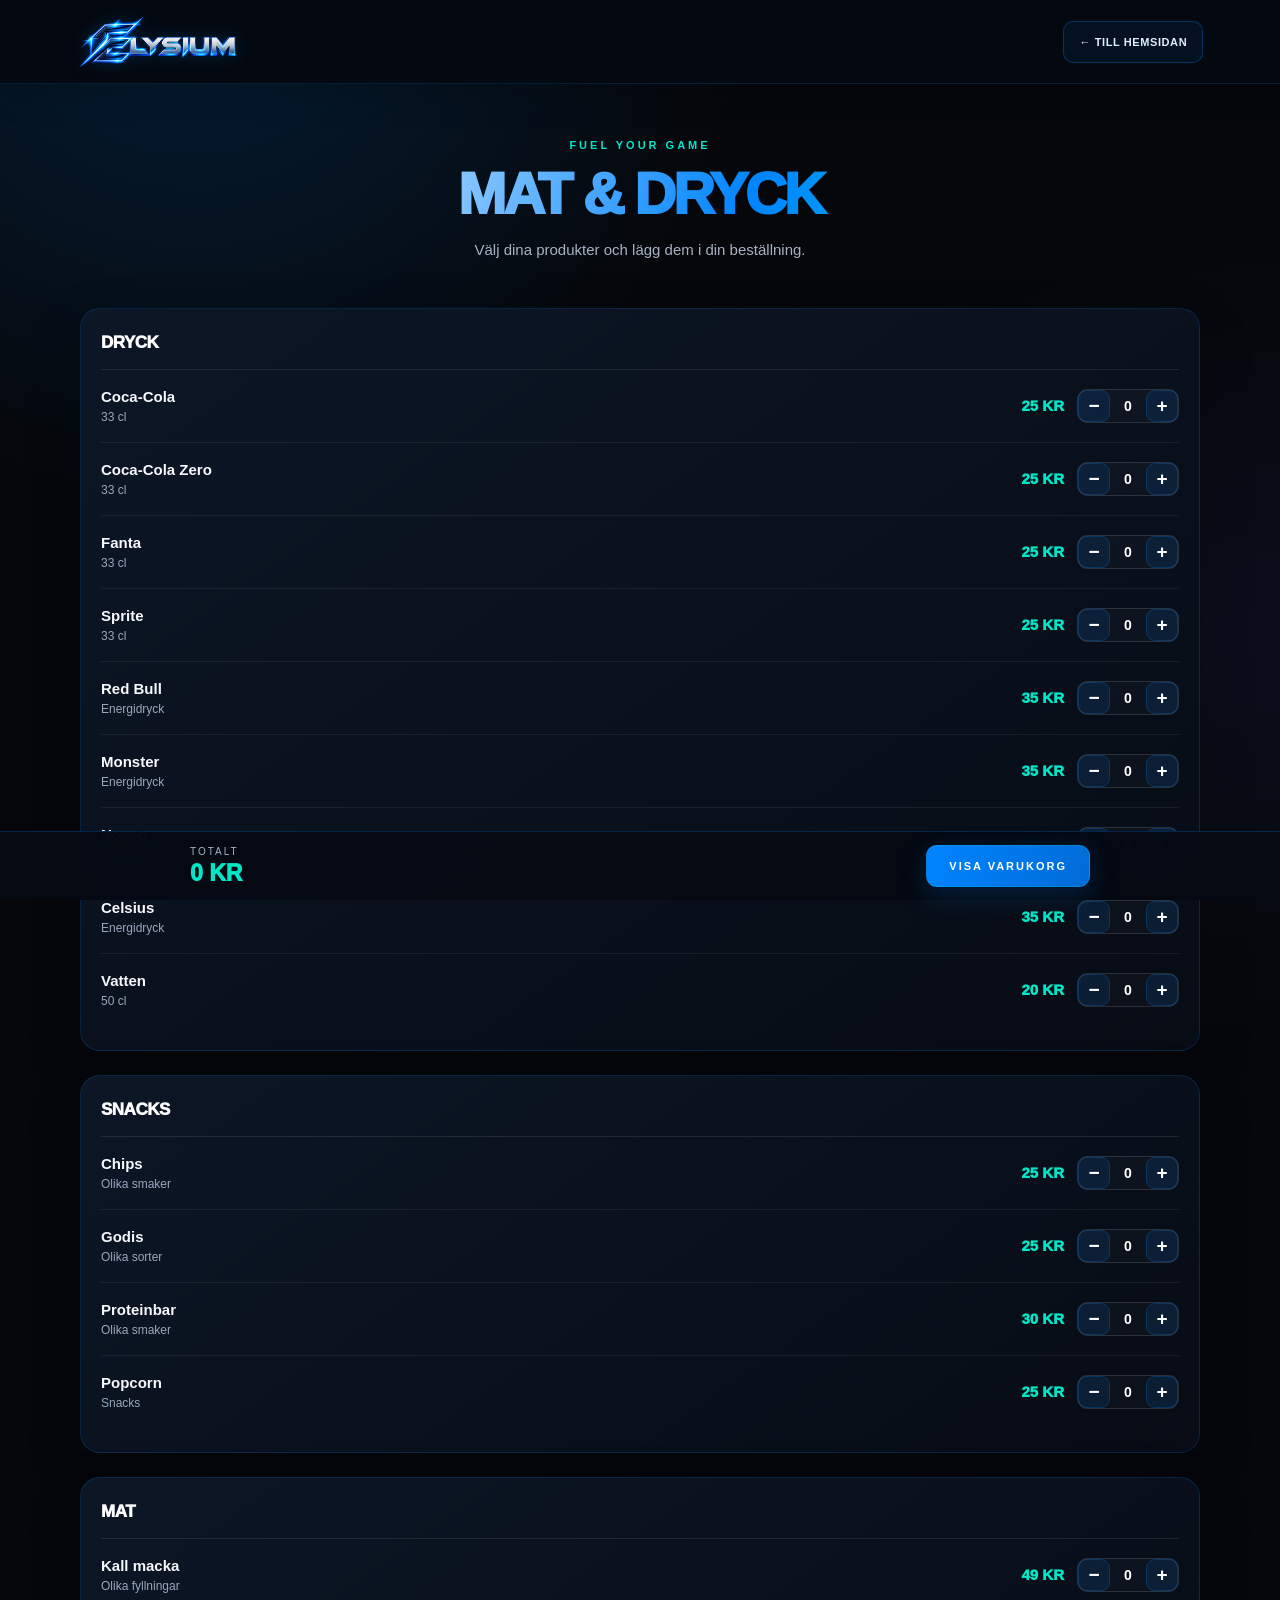
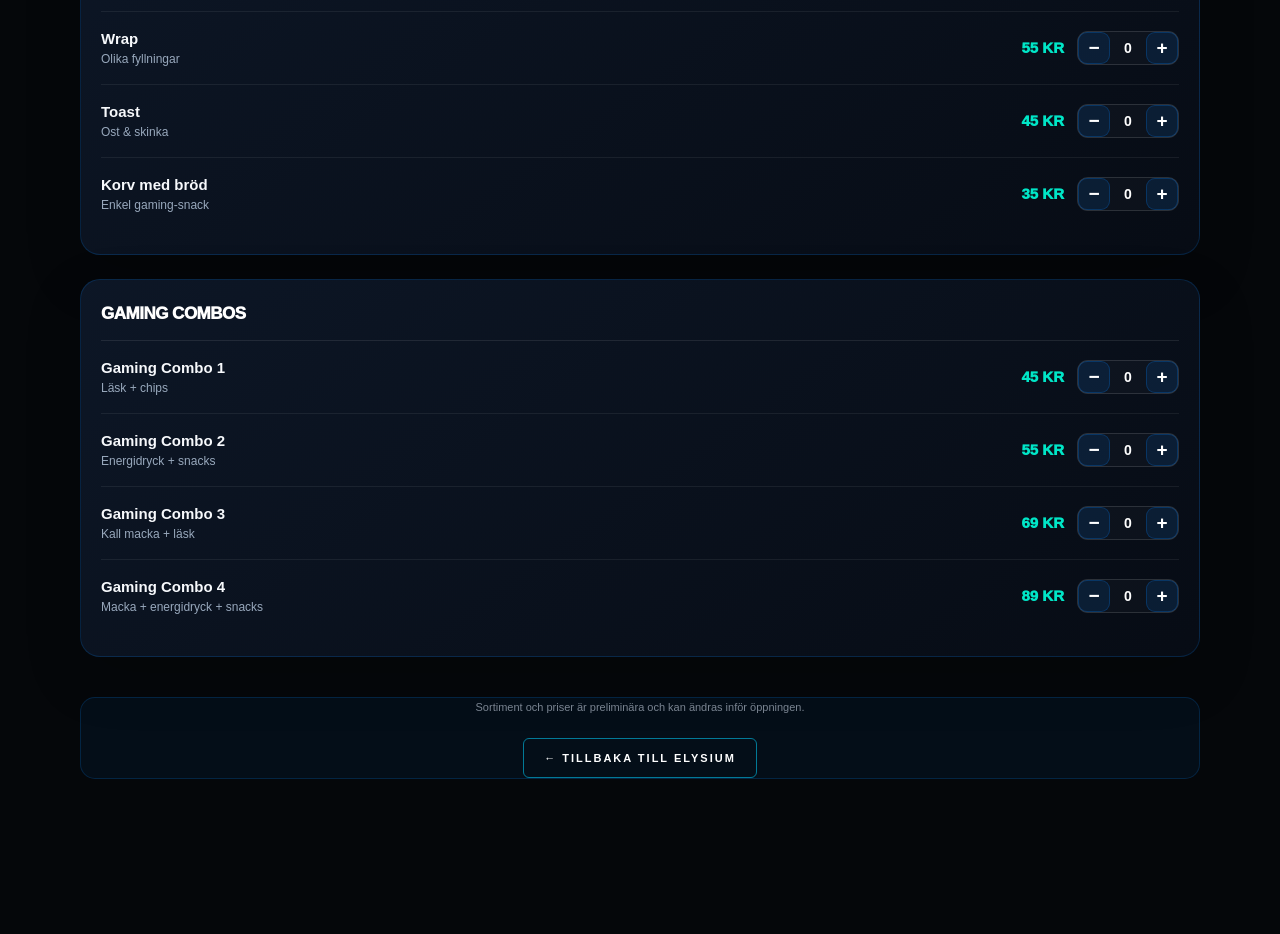
<file: menu.html>
<!DOCTYPE html>
<html lang="sv">

<head>
<meta charset="UTF-8">
<meta name="viewport" content="width=device-width, initial-scale=1.0">

<title>Elysium Gaming Lounge | Meny</title>
    <meta name="description" content="Upptäck mat och dryck hos Elysium Gaming Lounge i Kristianstad. Sortiment och utbud kan uppdateras inför öppningen.">
    <meta property="og:type" content="website">
    <meta property="og:locale" content="sv_SE">
    <meta property="og:title" content="Meny | Elysium Gaming Lounge Kristianstad">
    <meta property="og:description" content="Upptäck mat och dryck hos Elysium Gaming Lounge i Kristianstad. Sortiment och utbud kan uppdateras inför öppningen.">
    <meta property="og:url" content="https://www.elysiumgaming.se/menu.html">
    <meta name="twitter:card" content="summary">
    <link rel="canonical" href="https://www.elysiumgaming.se/menu.html">


<style>

:root{
    --bg:#05070a;
    --navy:#07111f;
    --card:#0b1420;
    --card2:#0d1825;

    --blue:#0084ff;
    --cyan:#00d1ff;

    --white:#ffffff;
    --text:#f5f7fa;
    --muted:#9ca6b5;

    --border:rgba(0,132,255,.28);
}

*{
    box-sizing:border-box;
    margin:0;
    padding:0;
}

html{
    scroll-behavior:smooth;
}

body{
    min-height:100vh;

    background:
        radial-gradient(
            circle at 50% 0%,
            rgba(0,132,255,.10),
            transparent 30%
        ),
        linear-gradient(
            180deg,
            #05070a,
            #07101a
        );

    color:var(--text);

    font-family:
        Arial,
        Helvetica,
        sans-serif;
}


/* =========================
   HEADER
========================= */

.top-header{
    min-height:84px;

    display:flex;
    align-items:center;
    justify-content:space-between;

    gap:20px;

    padding:12px 6%;

    background:
        rgba(5,9,15,.96);

    border-bottom:
        1px solid var(--border);

    position:sticky;
    top:0;

    z-index:900;

    backdrop-filter:
        blur(14px);
}

.header-logo{
    display:flex;
    align-items:center;

    text-decoration:none;
}

.header-logo img{
    display:block;

    width:215px;
    max-width:42vw;

    height:54px;

    object-fit:contain;
    object-position:left center;

    filter:
        drop-shadow(
            0 0 8px
            rgba(0,132,255,.18)
        );
}

.home-link{
    color:#c3cad4;

    text-decoration:none;

    font-size:11px;
    font-weight:900;

    letter-spacing:1.3px;
}

.home-link:hover{
    color:var(--cyan);
}


/* =========================
   PAGE
========================= */

.menu-page{
    max-width:900px;

    margin:auto;

    padding:
        55px 15px
        155px;
}


/* =========================
   INTRO
========================= */

.menu-header{
    text-align:center;

    margin-bottom:45px;
}

.label{
    color:var(--cyan);

    font-size:11px;
    font-weight:900;

    letter-spacing:4px;

    margin-bottom:13px;
}

.menu-header h1{
    color:white;

    font-size:
        clamp(
            38px,
            7vw,
            58px
        );

    font-weight:900;

    letter-spacing:3px;

    margin-bottom:14px;
}

.intro{
    color:var(--muted);

    font-size:15px;

    line-height:1.7;
}

.station{
    display:none;

    margin-top:20px;

    color:var(--cyan);

    font-size:13px;
    font-weight:900;

    letter-spacing:2px;
}


/* =========================
   CATEGORY
========================= */

.category{
    margin-bottom:24px;

    padding:24px 20px;

    background:
        linear-gradient(
            145deg,
            rgba(13,24,37,.97),
            rgba(7,11,17,.99)
        );

    border:
        1px solid var(--border);

    border-radius:12px;

    box-shadow:
        0 18px 45px
        rgba(0,0,0,.16);
}

.category-title{
    color:var(--cyan);

    font-size:17px;
    font-weight:900;

    letter-spacing:3px;

    padding-bottom:17px;

    border-bottom:
        1px solid
        rgba(0,132,255,.20);
}


/* =========================
   ITEM
========================= */

.item{
    display:flex;

    align-items:center;

    gap:13px;

    padding:18px 0;

    border-bottom:
        1px solid
        rgba(255,255,255,.07);
}

.item:last-child{
    border-bottom:none;
}

.item-info{
    flex:1;

    min-width:0;
}

.item-name{
    color:white;

    font-size:15px;
    font-weight:800;

    margin-bottom:5px;
}

.item-description{
    color:#7f8a98;

    font-size:12px;
}

.item-price{
    color:var(--cyan);

    font-size:15px;
    font-weight:900;

    white-space:nowrap;
}


/* =========================
   QUANTITY
========================= */

.quantity{
    display:flex;

    align-items:center;

    gap:7px;
}

.quantity button{
    width:32px;
    height:32px;

    border:
        1px solid
        rgba(0,209,255,.48);

    background:
        transparent;

    color:var(--cyan);

    font-size:19px;

    cursor:pointer;

    border-radius:5px;

    transition:.2s;
}

.quantity button:hover{
    background:var(--blue);

    border-color:var(--blue);

    color:white;

    box-shadow:
        0 0 18px
        rgba(0,132,255,.18);
}

.quantity span{
    width:22px;

    text-align:center;

    font-size:14px;
    font-weight:900;
}


/* =========================
   BACK
========================= */

.menu-info{
    margin-top:40px;

    text-align:center;
}

.menu-info p{
    color:#7a8491;

    font-size:11px;

    line-height:1.7;

    margin-bottom:22px;
}

.back{
    display:inline-block;

    padding:13px 20px;

    border:
        1px solid
        rgba(0,209,255,.55);

    border-radius:6px;

    color:white;

    text-decoration:none;

    font-size:11px;
    font-weight:900;

    letter-spacing:2px;

    transition:.2s;
}

.back:hover{
    background:
        rgba(0,132,255,.12);

    color:var(--cyan);
}


/* =========================
   ORDER BAR
========================= */

.order-box{
    position:fixed;

    left:0;
    bottom:0;

    width:100%;

    padding:13px 15px;

    background:
        rgba(5,7,10,.97);

    border-top:
        1px solid
        rgba(0,132,255,.35);

    backdrop-filter:
        blur(12px);

    z-index:1000;
}

.order-inner{
    max-width:900px;

    margin:auto;

    display:flex;

    align-items:center;
    justify-content:space-between;

    gap:15px;
}

.total-area{
    cursor:pointer;
}

.total-label{
    color:var(--muted);

    font-size:10px;

    letter-spacing:2px;
}

.total{
    color:var(--cyan);

    font-size:23px;
    font-weight:900;

    margin-top:3px;
}

.view-cart-button{
    border:none;

    border-radius:6px;

    padding:14px 22px;

    background:
        linear-gradient(
            135deg,
            #0084ff,
            #006fe6
        );

    color:white;

    font-size:11px;
    font-weight:900;

    letter-spacing:2px;

    cursor:pointer;

    box-shadow:
        0 10px 26px
        rgba(0,132,255,.16);
}

.view-cart-button:hover{
    background:
        linear-gradient(
            135deg,
            #00a8ff,
            #0084ff
        );
}


/* =========================
   CART
========================= */

.cart-overlay{
    position:fixed;

    inset:0;

    display:none;

    align-items:flex-end;
    justify-content:center;

    background:
        rgba(0,0,0,.88);

    z-index:2000;
}

.cart-box{
    width:100%;
    max-width:620px;

    max-height:85vh;

    overflow-y:auto;

    padding:26px 20px 30px;

    background:
        linear-gradient(
            145deg,
            #0d1825,
            #080d15
        );

    border-top:
        1px solid
        var(--blue);

    border-radius:
        18px 18px
        0 0;
}

.cart-header{
    display:flex;

    align-items:center;
    justify-content:space-between;

    gap:20px;

    margin-bottom:20px;
}

.cart-header h2{
    color:white;

    font-size:20px;

    letter-spacing:1px;
}

.cart-close{
    border:none;

    background:transparent;

    color:var(--muted);

    font-size:30px;

    cursor:pointer;
}

.cart-place{
    color:var(--cyan);

    font-size:12px;
    font-weight:900;

    letter-spacing:2px;

    margin-bottom:18px;
}

.cart-empty{
    color:var(--muted);

    text-align:center;

    padding:30px 10px;
}

.cart-item{
    display:flex;

    justify-content:space-between;
    align-items:center;

    gap:15px;

    padding:14px 0;

    border-bottom:
        1px solid
        rgba(255,255,255,.08);
}

.cart-item-name{
    color:white;

    font-size:14px;

    line-height:1.5;
}

.cart-item-price{
    color:var(--cyan);

    font-size:14px;
    font-weight:900;

    white-space:nowrap;
}

.cart-total{
    display:flex;

    justify-content:space-between;
    align-items:center;

    margin-top:22px;

    padding-top:18px;

    border-top:
        1px solid
        rgba(0,132,255,.28);
}

.cart-total-label{
    color:var(--muted);

    font-size:11px;

    letter-spacing:2px;
}

.cart-total-price{
    color:var(--cyan);

    font-size:24px;
    font-weight:900;
}

.payment-button{
    width:100%;

    margin-top:22px;

    padding:16px;

    border:none;

    border-radius:6px;

    background:
        linear-gradient(
            135deg,
            #0084ff,
            #006fe6
        );

    color:white;

    font-size:11px;
    font-weight:900;

    letter-spacing:2px;

    cursor:pointer;
}


/* =========================
   CONFIRMATION
========================= */

.confirmation-overlay{
    position:fixed;

    inset:0;

    display:none;

    align-items:center;
    justify-content:center;

    padding:20px;

    background:
        rgba(0,0,0,.9);

    z-index:3000;
}

.confirmation-box{
    width:100%;
    max-width:420px;

    padding:32px 24px;

    background:
        linear-gradient(
            145deg,
            #0d1825,
            #080d15
        );

    border:
        1px solid
        rgba(0,132,255,.65);

    border-radius:12px;

    text-align:center;

    box-shadow:
        0 20px 60px
        rgba(0,0,0,.7);
}

.confirmation-icon{
    width:58px;
    height:58px;

    margin:
        0 auto
        18px;

    display:flex;

    align-items:center;
    justify-content:center;

    border:
        2px solid
        var(--cyan);

    border-radius:50%;

    color:var(--cyan);

    font-size:28px;
    font-weight:900;

    box-shadow:
        0 0 22px
        rgba(0,209,255,.10);
}

.confirmation-box h2{
    color:white;

    font-size:21px;

    margin-bottom:10px;
}

.confirmation-subtitle{
    color:var(--muted);

    font-size:13px;

    line-height:1.5;

    margin-bottom:22px;
}

.confirmation-place{
    color:var(--cyan);

    font-size:15px;
    font-weight:900;

    letter-spacing:2px;

    margin-bottom:18px;
}

.confirmation-order{
    padding:15px;

    margin-bottom:18px;

    background:#05070a;

    border:
        1px solid
        rgba(0,132,255,.14);

    border-radius:8px;

    color:white;

    font-size:13px;

    line-height:1.7;
}

.confirmation-total{
    color:var(--cyan);

    font-size:22px;
    font-weight:900;

    margin-bottom:25px;
}

.confirmation-close{
    width:100%;

    padding:14px;

    border:none;

    border-radius:6px;

    background:
        linear-gradient(
            135deg,
            #0084ff,
            #006fe6
        );

    color:white;

    font-size:11px;
    font-weight:900;

    letter-spacing:2px;

    cursor:pointer;
}


/* =========================
   MOBILE
========================= */

@media(max-width:600px){

    .top-header{
        padding:
            11px 4%;
    }

    .header-logo img{
        width:165px;

        max-width:62vw;

        height:45px;
    }

    .home-link{
        font-size:9px;
    }

    .menu-page{
        padding:
            40px 12px
            145px;
    }

    .category{
        padding:
            20px 15px;
    }

    .item{
        gap:8px;
    }

    .item-name{
        font-size:14px;
    }

    .item-description{
        font-size:11px;
    }

    .item-price{
        font-size:14px;
    }

    .quantity button{
        width:29px;
        height:29px;
    }

    .view-cart-button{
        padding:
            13px 15px;
    }

}


/* ELYSIUM MENU — MOBILE EXPERIENCE */
@media(max-width:760px){
 html,body{max-width:100%;overflow-x:hidden}
 .top-header{min-height:66px;padding:9px 15px;gap:10px}
 .header-logo{min-width:0}
 .header-logo img{width:clamp(118px,35vw,165px);max-width:100%;height:44px}
 .home-link{font-size:10px;letter-spacing:.3px;white-space:nowrap}
 .menu-page{width:100%;padding:30px 15px 110px}
 .menu-header{padding:20px 0 26px}
 .menu-header h1{font-size:clamp(31px,9vw,46px);line-height:1.05}
 .intro{font-size:14px;line-height:1.6}
 .category{min-width:0;margin-bottom:20px;padding:20px 15px;border-radius:16px}
 .category-title{font-size:18px}
 .item{display:grid;grid-template-columns:minmax(0,1fr) auto;gap:8px 12px;align-items:center;padding:15px 0}
 .item-info{grid-column:1;grid-row:1;min-width:0}
 .item-name{font-size:15px;line-height:1.3;overflow-wrap:anywhere}
 .item-description{font-size:12px;line-height:1.45}
 .item-price{grid-column:2;grid-row:1;white-space:nowrap;font-size:14px}
 .quantity{grid-column:1 / -1;grid-row:2;justify-self:end;display:flex;align-items:center;gap:12px}
 .quantity button{width:40px;height:40px;min-width:40px;touch-action:manipulation}
 .order-box{width:100%;max-width:100%;padding:12px 15px;bottom:0;z-index:800}
 .order-inner{gap:12px}
 .total-area{min-width:0}
 .view-cart-button{min-height:46px}
 .cart-overlay,.confirmation-overlay{padding:12px;overflow-y:auto}
 .cart-box,.confirmation-box{width:100%;max-width:100%;max-height:92dvh;overflow-y:auto;padding:23px 17px;border-radius:17px}
 .cart-place,.confirmation-place,.confirmation-order{overflow-wrap:anywhere}
 .payment-button,.confirmation-close{min-height:46px}
}
@media(max-width:390px){
 .top-header{padding-inline:10px}
 .header-logo img{width:118px}
 .home-link{font-size:9px}
 .menu-page{padding-inline:12px}
 .category{padding:17px 13px}
}


/* ELYSIUM MAIN-SITE DESIGN MATCH — MENU */
:root{--bg:#05070a;--navy:#080d15;--card:#0b1220;--card2:#0d1727;--blue:#0084ff;--cyan:#00e6c7;--text:#f7f9fc;--muted:#a7b3c4;--border:rgba(255,255,255,.09)}
body{background:radial-gradient(ellipse 55% 25% at 15% 0%,rgba(0,132,255,.17),transparent 80%),radial-gradient(ellipse 50% 20% at 100% 25%,rgba(104,92,255,.075),transparent 80%),#05070a;color:#f7f9fc;font-family:Inter,-apple-system,BlinkMacSystemFont,"Segoe UI",sans-serif}
.top-header{background:rgba(5,9,16,.96);border-bottom:1px solid rgba(0,132,255,.18);box-shadow:0 8px 35px rgba(0,0,0,.2)}
.home-link{display:inline-flex;align-items:center;justify-content:center;min-height:42px;padding:10px 15px;border:1px solid rgba(0,132,255,.3);border-radius:10px;background:rgba(0,132,255,.08);color:#e0efff;font-weight:850;letter-spacing:.6px;text-decoration:none;transition:background .2s}
.home-link:hover{background:rgba(0,132,255,.17);border-color:rgba(0,230,199,.45);color:white}
.menu-page{max-width:1150px}
.menu-header{position:relative}
.menu-header .label{color:#00e6c7;font-weight:900;letter-spacing:3px}
.menu-header h1{font-weight:950;letter-spacing:-.055em;line-height:1.02;text-transform:uppercase;background:linear-gradient(110deg,#fff 10%,#0084ff 60%,#00e6c7);-webkit-background-clip:text;background-clip:text;-webkit-text-fill-color:transparent}
.intro{color:#a7b3c4;line-height:1.7}
.station{background:rgba(0,230,199,.075);border:1px solid rgba(0,230,199,.28);border-radius:999px;color:#00e6c7;font-weight:850}
.category{background:linear-gradient(145deg,rgba(13,23,39,.97),rgba(7,12,21,.98));border:1px solid rgba(0,132,255,.18);border-radius:20px;box-shadow:0 20px 55px rgba(0,0,0,.18)}
.category-title{color:#fff;font-weight:950;letter-spacing:-.5px;border-bottom:1px solid rgba(255,255,255,.09);padding-bottom:16px}
.item{border-bottom:1px solid rgba(255,255,255,.065)}
.item-name{color:#f7f9fc;font-weight:800}
.item-description{color:#98a8bc}
.item-price{color:#00e6c7;font-weight:950}
.quantity{border:1px solid rgba(255,255,255,.13);border-radius:11px;background:rgba(255,255,255,.025)}
.quantity button{background:rgba(0,132,255,.11);border:1px solid rgba(0,132,255,.24);border-radius:9px;color:#fff;font-weight:900}
.quantity button:hover{background:rgba(0,132,255,.28);border-color:#0084ff}
.quantity span{color:#fff;font-weight:900}
.menu-info{background:rgba(0,132,255,.06);border:1px solid rgba(0,132,255,.19);border-radius:15px}
.order-box{background:rgba(5,10,19,.97);border-top:1px solid rgba(0,132,255,.24);backdrop-filter:blur(18px);-webkit-backdrop-filter:blur(18px)}
.total{color:#00e6c7;font-weight:950}
.view-cart-button,.payment-button,.confirmation-close{background:linear-gradient(110deg,#0084ff,#006bd6);border:1px solid rgba(0,230,199,.18);border-radius:11px;color:white;font-weight:900;box-shadow:0 8px 28px rgba(0,132,255,.19)}
.view-cart-button:hover,.payment-button:hover,.confirmation-close:hover{filter:brightness(1.12)}
.cart-overlay,.confirmation-overlay{backdrop-filter:blur(7px);-webkit-backdrop-filter:blur(7px)}
.cart-box,.confirmation-box{background:linear-gradient(145deg,#0c1928,#060b13);border:1px solid rgba(0,230,199,.22);border-radius:22px;box-shadow:0 35px 90px rgba(0,0,0,.55)}
.cart-header{border-bottom:1px solid rgba(255,255,255,.09)}
.cart-total-price,.confirmation-total{color:#00e6c7;font-weight:950}
button:focus-visible,a:focus-visible{outline:2px solid #00e6c7;outline-offset:3px}
@media(max-width:760px){.home-link{min-height:38px;padding:9px 11px;font-size:10px}.category{border-radius:17px}.quantity{gap:8px}.quantity button{min-height:40px}.menu-header h1{font-size:clamp(34px,9vw,48px)}}

</style>
</head>


<body>


<!-- HEADER -->

<header class="top-header">

    <a
        href="index.html"
        class="header-logo"
    >

        <img
            src="elysium-header-logo.png"
            alt="Elysium Gaming Lounge"
        >

    </a>


    <a
        href="index.html"
        class="home-link"
    >

        ← TILL HEMSIDAN

    </a>

</header>


<div class="menu-page">


<!-- INTRO -->

<section class="menu-header">

    <div class="label">
        FUEL YOUR GAME
    </div>

    <h1>
        MAT & DRYCK
    </h1>

    <p class="intro">

        Välj dina produkter och
        lägg dem i din beställning.

    </p>

    <div
        class="station"
        id="station"
    ></div>

</section>


<!-- =========================
     DRYCK
========================= -->

<section class="category">

<div class="category-title">
    DRYCK
</div>


<div class="item">

    <div class="item-info">

        <div class="item-name">
            Coca-Cola
        </div>

        <div class="item-description">
            33 cl
        </div>

    </div>

    <div class="item-price">
        25 KR
    </div>

    <div class="quantity">

        <button onclick="changeQuantity('cola',-1)">
            −
        </button>

        <span id="cola">
            0
        </span>

        <button onclick="changeQuantity('cola',1)">
            +
        </button>

    </div>

</div>


<div class="item">

    <div class="item-info">

        <div class="item-name">
            Coca-Cola Zero
        </div>

        <div class="item-description">
            33 cl
        </div>

    </div>

    <div class="item-price">
        25 KR
    </div>

    <div class="quantity">

        <button onclick="changeQuantity('cola-zero',-1)">
            −
        </button>

        <span id="cola-zero">
            0
        </span>

        <button onclick="changeQuantity('cola-zero',1)">
            +
        </button>

    </div>

</div>


<div class="item">

    <div class="item-info">

        <div class="item-name">
            Fanta
        </div>

        <div class="item-description">
            33 cl
        </div>

    </div>

    <div class="item-price">
        25 KR
    </div>

    <div class="quantity">

        <button onclick="changeQuantity('fanta',-1)">
            −
        </button>

        <span id="fanta">
            0
        </span>

        <button onclick="changeQuantity('fanta',1)">
            +
        </button>

    </div>

</div>


<div class="item">

    <div class="item-info">

        <div class="item-name">
            Sprite
        </div>

        <div class="item-description">
            33 cl
        </div>

    </div>

    <div class="item-price">
        25 KR
    </div>

    <div class="quantity">

        <button onclick="changeQuantity('sprite',-1)">
            −
        </button>

        <span id="sprite">
            0
        </span>

        <button onclick="changeQuantity('sprite',1)">
            +
        </button>

    </div>

</div>


<div class="item">

    <div class="item-info">

        <div class="item-name">
            Red Bull
        </div>

        <div class="item-description">
            Energidryck
        </div>

    </div>

    <div class="item-price">
        35 KR
    </div>

    <div class="quantity">

        <button onclick="changeQuantity('redbull',-1)">
            −
        </button>

        <span id="redbull">
            0
        </span>

        <button onclick="changeQuantity('redbull',1)">
            +
        </button>

    </div>

</div>


<div class="item">

    <div class="item-info">

        <div class="item-name">
            Monster
        </div>

        <div class="item-description">
            Energidryck
        </div>

    </div>

    <div class="item-price">
        35 KR
    </div>

    <div class="quantity">

        <button onclick="changeQuantity('monster',-1)">
            −
        </button>

        <span id="monster">
            0
        </span>

        <button onclick="changeQuantity('monster',1)">
            +
        </button>

    </div>

</div>


<div class="item">

    <div class="item-info">

        <div class="item-name">
            Nocco
        </div>

        <div class="item-description">
            Energidryck
        </div>

    </div>

    <div class="item-price">
        35 KR
    </div>

    <div class="quantity">

        <button onclick="changeQuantity('nocco',-1)">
            −
        </button>

        <span id="nocco">
            0
        </span>

        <button onclick="changeQuantity('nocco',1)">
            +
        </button>

    </div>

</div>


<div class="item">

    <div class="item-info">

        <div class="item-name">
            Celsius
        </div>

        <div class="item-description">
            Energidryck
        </div>

    </div>

    <div class="item-price">
        35 KR
    </div>

    <div class="quantity">

        <button onclick="changeQuantity('celsius',-1)">
            −
        </button>

        <span id="celsius">
            0
        </span>

        <button onclick="changeQuantity('celsius',1)">
            +
        </button>

    </div>

</div>


<div class="item">

    <div class="item-info">

        <div class="item-name">
            Vatten
        </div>

        <div class="item-description">
            50 cl
        </div>

    </div>

    <div class="item-price">
        20 KR
    </div>

    <div class="quantity">

        <button onclick="changeQuantity('water',-1)">
            −
        </button>

        <span id="water">
            0
        </span>

        <button onclick="changeQuantity('water',1)">
            +
        </button>

    </div>

</div>

</section>


<!-- =========================
     SNACKS
========================= -->

<section class="category">

<div class="category-title">
    SNACKS
</div>


<div class="item">

    <div class="item-info">

        <div class="item-name">
            Chips
        </div>

        <div class="item-description">
            Olika smaker
        </div>

    </div>

    <div class="item-price">
        25 KR
    </div>

    <div class="quantity">

        <button onclick="changeQuantity('chips',-1)">
            −
        </button>

        <span id="chips">
            0
        </span>

        <button onclick="changeQuantity('chips',1)">
            +
        </button>

    </div>

</div>


<div class="item">

    <div class="item-info">

        <div class="item-name">
            Godis
        </div>

        <div class="item-description">
            Olika sorter
        </div>

    </div>

    <div class="item-price">
        25 KR
    </div>

    <div class="quantity">

        <button onclick="changeQuantity('candy',-1)">
            −
        </button>

        <span id="candy">
            0
        </span>

        <button onclick="changeQuantity('candy',1)">
            +
        </button>

    </div>

</div>


<div class="item">

    <div class="item-info">

        <div class="item-name">
            Proteinbar
        </div>

        <div class="item-description">
            Olika smaker
        </div>

    </div>

    <div class="item-price">
        30 KR
    </div>

    <div class="quantity">

        <button onclick="changeQuantity('proteinbar',-1)">
            −
        </button>

        <span id="proteinbar">
            0
        </span>

        <button onclick="changeQuantity('proteinbar',1)">
            +
        </button>

    </div>

</div>


<div class="item">

    <div class="item-info">

        <div class="item-name">
            Popcorn
        </div>

        <div class="item-description">
            Snacks
        </div>

    </div>

    <div class="item-price">
        25 KR
    </div>

    <div class="quantity">

        <button onclick="changeQuantity('popcorn',-1)">
            −
        </button>

        <span id="popcorn">
            0
        </span>

        <button onclick="changeQuantity('popcorn',1)">
            +
        </button>

    </div>

</div>

</section>


<!-- =========================
     MAT
========================= -->

<section class="category">

<div class="category-title">
    MAT
</div>


<div class="item">

    <div class="item-info">

        <div class="item-name">
            Kall macka
        </div>

        <div class="item-description">
            Olika fyllningar
        </div>

    </div>

    <div class="item-price">
        49 KR
    </div>

    <div class="quantity">

        <button onclick="changeQuantity('macka',-1)">
            −
        </button>

        <span id="macka">
            0
        </span>

        <button onclick="changeQuantity('macka',1)">
            +
        </button>

    </div>

</div>


<div class="item">

    <div class="item-info">

        <div class="item-name">
            Wrap
        </div>

        <div class="item-description">
            Olika fyllningar
        </div>

    </div>

    <div class="item-price">
        55 KR
    </div>

    <div class="quantity">

        <button onclick="changeQuantity('wrap',-1)">
            −
        </button>

        <span id="wrap">
            0
        </span>

        <button onclick="changeQuantity('wrap',1)">
            +
        </button>

    </div>

</div>


<div class="item">

    <div class="item-info">

        <div class="item-name">
            Toast
        </div>

        <div class="item-description">
            Ost & skinka
        </div>

    </div>

    <div class="item-price">
        45 KR
    </div>

    <div class="quantity">

        <button onclick="changeQuantity('toast',-1)">
            −
        </button>

        <span id="toast">
            0
        </span>

        <button onclick="changeQuantity('toast',1)">
            +
        </button>

    </div>

</div>


<div class="item">

    <div class="item-info">

        <div class="item-name">
            Korv med bröd
        </div>

        <div class="item-description">
            Enkel gaming-snack
        </div>

    </div>

    <div class="item-price">
        35 KR
    </div>

    <div class="quantity">

        <button onclick="changeQuantity('korv',-1)">
            −
        </button>

        <span id="korv">
            0
        </span>

        <button onclick="changeQuantity('korv',1)">
            +
        </button>

    </div>

</div>

</section>


<!-- =========================
     COMBOS
========================= -->

<section class="category">

<div class="category-title">
    GAMING COMBOS
</div>


<div class="item">

    <div class="item-info">

        <div class="item-name">
            Gaming Combo 1
        </div>

        <div class="item-description">
            Läsk + chips
        </div>

    </div>

    <div class="item-price">
        45 KR
    </div>

    <div class="quantity">

        <button onclick="changeQuantity('combo1',-1)">
            −
        </button>

        <span id="combo1">
            0
        </span>

        <button onclick="changeQuantity('combo1',1)">
            +
        </button>

    </div>

</div>


<div class="item">

    <div class="item-info">

        <div class="item-name">
            Gaming Combo 2
        </div>

        <div class="item-description">
            Energidryck + snacks
        </div>

    </div>

    <div class="item-price">
        55 KR
    </div>

    <div class="quantity">

        <button onclick="changeQuantity('combo2',-1)">
            −
        </button>

        <span id="combo2">
            0
        </span>

        <button onclick="changeQuantity('combo2',1)">
            +
        </button>

    </div>

</div>


<div class="item">

    <div class="item-info">

        <div class="item-name">
            Gaming Combo 3
        </div>

        <div class="item-description">
            Kall macka + läsk
        </div>

    </div>

    <div class="item-price">
        69 KR
    </div>

    <div class="quantity">

        <button onclick="changeQuantity('combo3',-1)">
            −
        </button>

        <span id="combo3">
            0
        </span>

        <button onclick="changeQuantity('combo3',1)">
            +
        </button>

    </div>

</div>


<div class="item">

    <div class="item-info">

        <div class="item-name">
            Gaming Combo 4
        </div>

        <div class="item-description">
            Macka + energidryck + snacks
        </div>

    </div>

    <div class="item-price">
        89 KR
    </div>

    <div class="quantity">

        <button onclick="changeQuantity('combo4',-1)">
            −
        </button>

        <span id="combo4">
            0
        </span>

        <button onclick="changeQuantity('combo4',1)">
            +
        </button>

    </div>

</div>

</section>


<div class="menu-info">

    <p>

        Sortiment och priser är preliminära
        och kan ändras inför öppningen.

    </p>


    <a
        href="index.html"
        class="back"
    >

        ← TILLBAKA TILL ELYSIUM

    </a>

</div>


</div>


<!-- =========================
     CART
========================= -->

<div
    class="cart-overlay"
    id="cartOverlay"
>

<div class="cart-box">

    <div class="cart-header">

        <h2>
            DIN BESTÄLLNING
        </h2>


        <button
            class="cart-close"
            onclick="closeCart()"
        >
            ×
        </button>

    </div>


    <div
        class="cart-place"
        id="cartPlace"
    >
        PLATS
    </div>


    <div id="cartItems"></div>


    <div class="cart-total">

        <div class="cart-total-label">
            TOTALT
        </div>

        <div
            class="cart-total-price"
            id="cartTotal"
        >
            0 KR
        </div>

    </div>


    <button
        class="payment-button"
        onclick="continueToPayment()"
    >

        FORTSÄTT TILL BETALNING

    </button>

</div>

</div>


<!-- =========================
     CONFIRMATION
========================= -->

<div
    class="confirmation-overlay"
    id="confirmationOverlay"
>

<div class="confirmation-box">

    <div class="confirmation-icon">
        ✓
    </div>


    <h2>
        BESTÄLLNING SKICKAD
    </h2>


    <div class="confirmation-subtitle">

        Din beställning har skickats
        till personalen.

    </div>


    <div
        class="confirmation-place"
        id="confirmationPlace"
    >
        PC
    </div>


    <div
        class="confirmation-order"
        id="confirmationOrder"
    >
        Din beställning
    </div>


    <div
        class="confirmation-total"
        id="confirmationTotal"
    >
        0 KR
    </div>


    <button
        class="confirmation-close"
        onclick="closeConfirmation()"
    >
        KLART
    </button>

</div>

</div>


<!-- =========================
     BOTTOM ORDER BAR
========================= -->

<div class="order-box">

<div class="order-inner">


    <div
        class="total-area"
        onclick="openCart()"
    >

        <div class="total-label">
            TOTALT
        </div>

        <div
            class="total"
            id="total"
        >
            0 KR
        </div>

    </div>


    <button
        class="view-cart-button"
        onclick="openCart()"
    >

        VISA VARUKORG

    </button>


</div>

</div>


<script>

/* =========================
   PRODUCTS
========================= */

const products = {

    cola: {
        name: "Coca-Cola",
        price: 25
    },

    "cola-zero": {
        name: "Coca-Cola Zero",
        price: 25
    },

    fanta: {
        name: "Fanta",
        price: 25
    },

    sprite: {
        name: "Sprite",
        price: 25
    },

    redbull: {
        name: "Red Bull",
        price: 35
    },

    monster: {
        name: "Monster",
        price: 35
    },

    nocco: {
        name: "Nocco",
        price: 35
    },

    celsius: {
        name: "Celsius",
        price: 35
    },

    water: {
        name: "Vatten",
        price: 20
    },

    chips: {
        name: "Chips",
        price: 25
    },

    candy: {
        name: "Godis",
        price: 25
    },

    proteinbar: {
        name: "Proteinbar",
        price: 30
    },

    popcorn: {
        name: "Popcorn",
        price: 25
    },

    macka: {
        name: "Kall macka",
        price: 49
    },

    wrap: {
        name: "Wrap",
        price: 55
    },

    toast: {
        name: "Toast",
        price: 45
    },

    korv: {
        name: "Korv med bröd",
        price: 35
    },

    combo1: {
        name: "Gaming Combo 1",
        price: 45
    },

    combo2: {
        name: "Gaming Combo 2",
        price: 55
    },

    combo3: {
        name: "Gaming Combo 3",
        price: 69
    },

    combo4: {
        name: "Gaming Combo 4",
        price: 89
    }

};


const quantities = {};


/* =========================
   PLUS / MINUS
========================= */

function changeQuantity(
    product,
    amount
){

    if(
        !quantities[product]
    ){

        quantities[product] = 0;

    }


    quantities[product] +=
        amount;


    if(
        quantities[product] < 0
    ){

        quantities[product] = 0;

    }


    const counter =
        document.getElementById(
            product
        );


    if(counter){

        counter.textContent =
            quantities[product];

    }


    calculateTotal();

}


/* =========================
   TOTAL
========================= */

function calculateTotal(){

    let total = 0;


    for(
        const product
        in quantities
    ){

        if(
            products[product]
        ){

            total +=

                quantities[product] *

                products[product]
                    .price;

        }

    }


    document
        .getElementById(
            "total"
        )
        .textContent =

        total + " KR";

}


/* =========================
   PC FROM QR
========================= */

function getStation(){

    const params =
        new URLSearchParams(
            window.location.search
        );


    const pc =
        params.get("pc");


    if(pc){

        return "PC " + pc;

    }


    return null;

}


const station =
    getStation();


if(station){

    const stationElement =
        document.getElementById(
            "station"
        );


    stationElement.textContent =
        "PLATS: " +
        station;


    stationElement.style.display =
        "block";

}


/* =========================
   OPEN CART
========================= */

function openCart(){

    const cartItems =
        document.getElementById(
            "cartItems"
        );


    const cartPlace =
        document.getElementById(
            "cartPlace"
        );


    const cartTotal =
        document.getElementById(
            "cartTotal"
        );


    cartItems.innerHTML =
        "";


    let total = 0;

    let hasItems = false;


    for(
        const product
        in quantities
    ){

        const quantity =
            quantities[product];


        if(

            quantity > 0 &&

            products[product]

        ){

            hasItems = true;


            const item =
                products[product];


            const itemTotal =

                quantity *

                item.price;


            total +=
                itemTotal;


            const row =
                document.createElement(
                    "div"
                );


            row.className =
                "cart-item";


            const name =
                document.createElement(
                    "div"
                );


            name.className =
                "cart-item-name";


            name.textContent =

                quantity +

                " × " +

                item.name;


            const price =
                document.createElement(
                    "div"
                );


            price.className =
                "cart-item-price";


            price.textContent =

                itemTotal +

                " KR";


            row.append(
                name,
                price
            );


            cartItems.appendChild(
                row
            );

        }

    }


    if(
        !hasItems
    ){

        const empty =
            document.createElement(
                "div"
            );


        empty.className =
            "cart-empty";


        empty.textContent =
            "Din varukorg är tom.";


        cartItems.appendChild(
            empty
        );

    }


    cartTotal.textContent =
        total +
        " KR";


    cartPlace.textContent =

        station

        ? "PLATS: " +
          station

        : "PLATS EJ ANGIVEN";


    document
        .getElementById(
            "cartOverlay"
        )
        .style.display =
        "flex";

}


/* =========================
   CLOSE CART
========================= */

function closeCart(){

    document
        .getElementById(
            "cartOverlay"
        )
        .style.display =
        "none";

}


/* =========================
   CONTINUE
========================= */

function continueToPayment(){

    let total = 0;


    for(
        const product
        in quantities
    ){

        if(
            products[product]
        ){

            total +=

                quantities[product] *

                products[product]
                    .price;

        }

    }


    if(
        total === 0
    ){

        return;

    }


    alert(
        "Betalningslösning kommer snart."
    );

}


/* =========================
   PLACE ORDER
========================= */

async function placeOrder(){

    const orderItems = [];

    let total = 0;


    for(
        const product
        in quantities
    ){

        const quantity =
            quantities[product];


        if(

            quantity > 0 &&

            products[product]

        ){

            const item =
                products[product];


            orderItems.push(

                quantity +
                "× " +
                item.name

            );


            total +=

                quantity *

                item.price;

        }

    }


    if(
        orderItems.length === 0
    ){

        return;

    }


    let place =
        station;


    if(
        !place
    ){

        place =
            prompt(
                "Ange din plats, exempelvis PC 12:"
            );


        if(
            !place
        ){

            return;

        }

    }


    const orderText =
        orderItems.join(
            ", "
        );


    const data = {

        place:
            place,

        order:
            orderText,

        total:
            total

    };


    try {
        await fetch(

        "https://script.google.com/macros/s/AKfycbxKtmlUDW2E263v_H3WAgHCwDeMqZ-6n2dDpLc_z6964UEpSDj04GkXXY_WSJlDOeApGg/exec",

        {

            method:
                "POST",

            mode:
                "no-cors",

            headers:{

                "Content-Type":
                    "text/plain;charset=utf-8"

            },

            body:
                JSON.stringify(
                    data
                )

        }

    );
    } catch (error) {
        console.error("Order transmission failed", error);
        alert("Beställningen kunde inte skickas. Försök igen eller kontakta personalen.");
        return;
    }


    document
        .getElementById(
            "confirmationPlace"
        )
        .textContent =
        place;


    document
        .getElementById(
            "confirmationOrder"
        )
        .textContent =
        orderText;


    document
        .getElementById(
            "confirmationTotal"
        )
        .textContent =

        total +
        " KR";


    document
        .getElementById(
            "cartOverlay"
        )
        .style.display =
        "none";


    document
        .getElementById(
            "confirmationOverlay"
        )
        .style.display =
        "flex";


    for(
        const product
        in quantities
    ){

        quantities[product] =
            0;


        const counter =
            document.getElementById(
                product
            );


        if(
            counter
        ){

            counter.textContent =
                "0";

        }

    }


    calculateTotal();

}


/* =========================
   CLOSE CONFIRMATION
========================= */

function closeConfirmation(){

    document
        .getElementById(
            "confirmationOverlay"
        )
        .style.display =
        "none";

}

</script>


<script>/* Obs: Google Apps Script används med no-cors, så mottagning kan inte bekräftas automatiskt. */</script>
</body>

</html>
</file>
<file: style.css>
/* =========================================================
   ELYSIUM GAMING LOUNGE
   PREMIUM DESIGN SYSTEM
   ========================================================= */

:root {
    --bg: #05070a;
    --bg-soft: #080d15;
    --bg-card: #0b1220;
    --bg-card-2: #0d1727;

    --blue: #0084ff;
    --blue-light: #29a6ff;
    --cyan: #00e6c7;
    --cyan-light: #46ffe5;
    --purple: #685cff;

    --text: #f7f9fc;
    --muted: #8d98aa;
    --muted-2: #606b7c;

    --border: rgba(255,255,255,.08);
    --border-blue: rgba(0,132,255,.25);
    --border-cyan: rgba(0,230,199,.22);

    --shadow:
        0 24px 70px rgba(0,0,0,.42);

    --glow-blue:
        0 0 35px rgba(0,132,255,.20);

    --glow-cyan:
        0 0 35px rgba(0,230,199,.16);

    --radius-sm: 12px;
    --radius: 18px;
    --radius-lg: 28px;

    --container: 1240px;
}


/* =========================================================
   RESET
   ========================================================= */

* {
    margin: 0;
    padding: 0;
    box-sizing: border-box;
}

html {
    scroll-behavior: smooth;
}

body {
    min-height: 100vh;
    overflow-x: hidden;

    background:
        radial-gradient(circle at 15% 10%, rgba(0,132,255,.10), transparent 25%),
        radial-gradient(circle at 85% 20%, rgba(104,92,255,.10), transparent 25%),
        #05070a;

    color: var(--text);

    font-family:
        Inter,
        Arial,
        Helvetica,
        sans-serif;

    -webkit-font-smoothing: antialiased;
}

body::before {
    content: "";
    position: fixed;
    inset: 0;
    pointer-events: none;
    z-index: -1;

    background-image:
        linear-gradient(rgba(255,255,255,.018) 1px, transparent 1px),
        linear-gradient(90deg, rgba(255,255,255,.018) 1px, transparent 1px);

    background-size: 70px 70px;

    mask-image:
        linear-gradient(
            to bottom,
            rgba(0,0,0,.45),
            transparent 75%
        );
}

img {
    max-width: 100%;
}

a {
    color: inherit;
}

button,
input,
select,
textarea {
    font: inherit;
}

section {
    scroll-margin-top: 100px;
}


/* =========================================================
   HEADER
   ========================================================= */

header {
    position: fixed;
    top: 0;
    left: 0;
    width: 100%;
    min-height: 82px;

    z-index: 1000;

    display: flex;
    align-items: center;
    justify-content: space-between;

    padding: 14px 6%;

    background:
        linear-gradient(
            180deg,
            rgba(5,7,10,.96),
            rgba(5,7,10,.82)
        );

    backdrop-filter: blur(20px);
    -webkit-backdrop-filter: blur(20px);

    border-bottom:
        1px solid rgba(255,255,255,.07);

    box-shadow:
        0 8px 35px rgba(0,0,0,.22);
}

.logo,
.logo-image-link {
    display: inline-flex;
    align-items: center;

    text-decoration: none;
}

.header-logo-img {
    display: block;

    width: 220px;
    max-width: 24vw;
    height: 54px;

    object-fit: contain;
    object-position: left center;

    filter:
        drop-shadow(0 0 12px rgba(0,132,255,.22));
}

header nav {
    display: flex;
    align-items: center;
    gap: 28px;
}

header nav a {
    position: relative;

    color: #d8deea;

    text-decoration: none;

    font-size: 13px;
    font-weight: 700;

    transition:
        color .25s ease,
        transform .25s ease;
}

header nav a::after {
    content: "";

    position: absolute;
    left: 0;
    bottom: -9px;

    width: 0;
    height: 2px;

    background:
        linear-gradient(
            90deg,
            var(--cyan),
            var(--blue)
        );

    box-shadow:
        0 0 10px rgba(0,230,199,.6);

    transition: width .25s ease;
}

header nav a:hover {
    color: #fff;
}

header nav a:hover::after {
    width: 100%;
}


/* =========================================================
   HERO
   ========================================================= */

.hero {
    position: relative;

    min-height: 100vh;

    display: flex;
    align-items: center;

    padding:
        150px 7%
        90px;

    overflow: hidden;

    background:
        linear-gradient(
            90deg,
            rgba(3,5,8,.96) 0%,
            rgba(3,7,12,.88) 34%,
            rgba(4,8,15,.42) 68%,
            rgba(3,5,8,.58) 100%
        ),
        url("e5ccaa9f-6c6c-4a0d-b67c-213d4dc119f0.png");

    background-size: cover;
    background-position: center;
    background-repeat: no-repeat;
}

.hero::before {
    content: "";

    position: absolute;

    width: 700px;
    height: 700px;

    right: -120px;
    top: 50%;

    transform: translateY(-50%);

    border-radius: 50%;

    background:
        radial-gradient(
            circle,
            rgba(0,230,199,.16) 0%,
            rgba(0,132,255,.13) 26%,
            rgba(104,92,255,.08) 45%,
            transparent 70%
        );

    filter: blur(14px);

    pointer-events: none;
}

.hero::after {
    content: "";

    position: absolute;
    inset: 0;

    pointer-events: none;

    background:
        linear-gradient(
            to bottom,
            transparent 65%,
            #05070a 100%
        );
}

.hero > * {
    position: relative;
    z-index: 2;
}

.hero-content,
.hero-copy {
    width: 100%;
    max-width: 720px;
}

.hero .small-title,
.hero-eyebrow {
    display: inline-flex;
    align-items: center;
    gap: 10px;

    margin-bottom: 22px;

    color: var(--cyan);

    font-size: 12px;
    font-weight: 900;
    letter-spacing: 3px;

    text-transform: uppercase;
}

.hero .small-title::before,
.hero-eyebrow::before {
    content: "";

    width: 30px;
    height: 2px;

    background:
        linear-gradient(
            90deg,
            var(--cyan),
            var(--blue)
        );

    box-shadow:
        0 0 12px rgba(0,230,199,.65);
}

.hero h1 {
    max-width: 900px;

    font-size:
        clamp(
            64px,
            10vw,
            138px
        );

    line-height: .86;

    font-weight: 950;

    letter-spacing: -4px;

    text-transform: uppercase;

    margin-bottom: 18px;

    color: #fff;

    text-shadow:
        0 0 35px rgba(0,132,255,.12);
}

.hero h1 span,
.gradient-text {
    color: transparent;

    background:
        linear-gradient(
            100deg,
            #ffffff 0%,
            #00e6c7 30%,
            #0084ff 62%,
            #685cff 100%
        );

    background-clip: text;
    -webkit-background-clip: text;
}

.tagline {
    margin-bottom: 22px;

    color: transparent;

    background:
        linear-gradient(
            90deg,
            var(--cyan),
            var(--blue),
            var(--purple)
        );

    background-clip: text;
    -webkit-background-clip: text;

    font-size:
        clamp(
            21px,
            3vw,
            40px
        );

    line-height: 1;

    font-weight: 900;

    letter-spacing: 4px;
}

.description {
    max-width: 610px;

    margin-bottom: 34px;

    color: #aab4c4;

    font-size: 17px;
    line-height: 1.8;
}


/* =========================================================
   BUTTONS
   ========================================================= */

.buttons {
    display: flex;
    flex-wrap: wrap;

    gap: 14px;
}

.btn,
.primary-btn,
.secondary-btn {
    position: relative;

    display: inline-flex;
    align-items: center;
    justify-content: center;

    min-height: 52px;

    padding:
        0 26px;

    overflow: hidden;

    border-radius: 10px;

    text-decoration: none;

    font-size: 12px;
    font-weight: 900;
    letter-spacing: 1.6px;

    text-transform: uppercase;

    transition:
        transform .25s ease,
        box-shadow .25s ease,
        border-color .25s ease,
        background .25s ease;
}

.btn {
    border:
        1px solid rgba(0,230,199,.55);

    color: #fff;

    background:
        linear-gradient(
            135deg,
            rgba(0,230,199,.10),
            rgba(0,132,255,.08)
        );

    box-shadow:
        inset 0 0 20px rgba(0,132,255,.03);
}

.btn:hover {
    transform: translateY(-3px);

    border-color:
        rgba(0,230,199,.9);

    background:
        linear-gradient(
            135deg,
            rgba(0,230,199,.20),
            rgba(0,132,255,.18)
        );

    box-shadow:
        0 12px 35px rgba(0,132,255,.18),
        0 0 20px rgba(0,230,199,.12);
}

.primary-btn {
    color: #02100f;

    border: 0;

    background:
        linear-gradient(
            90deg,
            var(--cyan),
            var(--blue)
        );

    box-shadow:
        0 12px 40px rgba(0,132,255,.22),
        0 0 24px rgba(0,230,199,.16);
}

.primary-btn:hover {
    transform: translateY(-3px);

    box-shadow:
        0 16px 48px rgba(0,132,255,.30),
        0 0 30px rgba(0,230,199,.22);
}

.secondary-btn {
    color: #fff;

    border:
        1px solid rgba(255,255,255,.14);

    background:
        rgba(255,255,255,.035);
}

.secondary-btn:hover {
    transform: translateY(-3px);

    border-color:
        rgba(0,132,255,.45);

    background:
        rgba(0,132,255,.08);
}


/* =========================================================
   OPTIONAL HERO STATS
   ========================================================= */

.hero-stats {
    display: flex;
    flex-wrap: wrap;

    gap: 12px;

    margin-top: 40px;
}

.hero-stat {
    min-width: 135px;

    padding: 15px 17px;

    border:
        1px solid rgba(255,255,255,.08);

    border-radius: 14px;

    background:
        linear-gradient(
            145deg,
            rgba(12,20,32,.78),
            rgba(6,11,18,.72)
        );

    backdrop-filter: blur(14px);
}

.hero-stat strong {
    display: block;

    margin-bottom: 5px;

    color: var(--cyan);

    font-size: 19px;
    font-weight: 900;
}

.hero-stat span {
    color: var(--muted);

    font-size: 9px;
    font-weight: 800;
    letter-spacing: 1.4px;

    text-transform: uppercase;
}


/* =========================================================
   COMMON SECTIONS
   ========================================================= */

.gaming-section,
.pricing-section,
.food-section,
.events-section,
.about-section,
.contact-section,
.faq-section {
    position: relative;

    padding:
        115px 7%;

    overflow: hidden;
}

.gaming-section,
.food-section,
.about-section {
    background:
        linear-gradient(
            180deg,
            #05070a,
            #070c14
        );
}

.pricing-section,
.events-section,
.contact-section {
    background:
        linear-gradient(
            180deg,
            #070c14,
            #05070a
        );
}

.section-heading,
.pricing-header,
.food-header,
.events-header,
.contact-header,
.faq-header {
    max-width: 790px;

    margin:
        0 auto
        60px;

    text-align: center;
}

.section-label {
    display: inline-block;

    margin-bottom: 13px;

    color: var(--cyan);

    font-size: 11px;
    font-weight: 900;
    letter-spacing: 3px;

    text-transform: uppercase;
}

.section-heading h2,
.pricing-header h2,
.food-header h2,
.events-header h2,
.contact-header h2,
.faq-header h2,
.about-left h2 {
    color: #fff;

    font-size:
        clamp(
            38px,
            5.5vw,
            68px
        );

    line-height: 1;

    font-weight: 950;

    letter-spacing: -1.5px;

    text-transform: uppercase;

    margin-bottom: 20px;
}

.section-heading > p:last-child,
.pricing-header > p:last-child,
.food-header > p:last-child,
.events-header > p:last-child,
.contact-header > p:last-child,
.faq-header > p:last-child {
    color: var(--muted);

    font-size: 16px;
    line-height: 1.75;
}


/* =========================================================
   CARDS
   ========================================================= */

.gaming-grid,
.pricing-grid,
.food-grid,
.events-grid,
.contact-grid {
    width: 100%;
    max-width: var(--container);

    margin: 0 auto;

    display: grid;
    grid-template-columns:
        repeat(3, 1fr);

    gap: 22px;
}

.gaming-card,
.price-card,
.food-card,
.event-card,
.contact-card {
    position: relative;

    overflow: hidden;

    padding: 34px;

    border:
        1px solid rgba(255,255,255,.075);

    border-radius: var(--radius);

    background:
        linear-gradient(
            145deg,
            rgba(15,24,39,.92),
            rgba(7,12,20,.96)
        );

    box-shadow:
        0 20px 55px rgba(0,0,0,.16);

    transition:
        transform .3s ease,
        border-color .3s ease,
        box-shadow .3s ease;
}

.gaming-card::before,
.price-card::before,
.food-card::before,
.event-card::before,
.contact-card::before {
    content: "";

    position: absolute;

    top: 0;
    left: 0;

    width: 100%;
    height: 1px;

    background:
        linear-gradient(
            90deg,
            transparent,
            rgba(0,230,199,.75),
            rgba(0,132,255,.8),
            transparent
        );

    opacity: .35;
}

.gaming-card:hover,
.price-card:hover,
.food-card:hover,
.event-card:hover,
.contact-card:hover {
    transform:
        translateY(-8px);

    border-color:
        rgba(0,132,255,.35);

    box-shadow:
        0 28px 75px rgba(0,0,0,.34),
        0 0 30px rgba(0,132,255,.07);
}

.card-number,
.food-number,
.event-number {
    color: var(--cyan);

    font-size: 11px;
    font-weight: 900;
    letter-spacing: 2px;

    margin-bottom: 34px;
}

.gaming-card h3,
.food-card h3,
.event-card h3 {
    color: #fff;

    font-size: 27px;
    font-weight: 900;

    margin-bottom: 15px;
}

.gaming-card p,
.food-card > p,
.event-card > p:not(.event-type),
.contact-card p {
    color: var(--muted);

    line-height: 1.75;
}


/* =========================================================
   GAMING
   ========================================================= */

.gaming-card {
    min-height: 355px;
}

.specs,
.food-items {
    display: flex;
    flex-wrap: wrap;

    gap: 8px;

    margin-top: 26px;
}

.specs span,
.food-items span {
    padding:
        7px 10px;

    border:
        1px solid rgba(0,230,199,.20);

    border-radius: 7px;

    color: #a9fff2;

    background:
        rgba(0,230,199,.035);

    font-size: 10px;
    font-weight: 800;
    letter-spacing: .8px;
}


/* =========================================================
   PRICING
   ========================================================= */

.pricing-section {
    text-align: center;
}

.price-card {
    min-height: 365px;

    display: flex;
    flex-direction: column;
    align-items: center;
    justify-content: center;

    text-align: center;
}

.price-card.featured {
    border:
        1px solid rgba(0,230,199,.48);

    background:
        linear-gradient(
            145deg,
            rgba(0,230,199,.08),
            rgba(0,132,255,.07),
            rgba(8,14,24,.96)
        );

    box-shadow:
        0 25px 70px rgba(0,0,0,.28),
        0 0 35px rgba(0,230,199,.08);
}

.popular {
    position: absolute;

    top: 17px;
    right: 17px;

    padding:
        7px 11px;

    border-radius: 999px;

    background:
        linear-gradient(
            90deg,
            var(--cyan),
            var(--blue)
        );

    color: #02110f;

    font-size: 9px;
    font-weight: 950;
    letter-spacing: 1px;
}

.price-label {
    color: var(--cyan);

    font-size: 10px;
    font-weight: 900;
    letter-spacing: 2px;

    margin-bottom: 12px;
}

.price-card h3 {
    font-size: 25px;

    margin-bottom: 20px;
}

.price {
    margin-bottom: 20px;

    color: #fff;

    font-size: 62px;
    font-weight: 950;

    letter-spacing: -3px;
}

.price span {
    color: var(--cyan);

    font-size: 13px;
    letter-spacing: 1px;
}

.price-card > p:last-child {
    max-width: 260px;

    color: var(--muted);

    line-height: 1.6;
}

.pricing-note,
.food-note {
    max-width: 750px;

    margin:
        38px auto
        0;

    color: var(--muted-2);

    font-size: 12px;
    line-height: 1.7;

    text-align: center;
}


/* =========================================================
   FOOD
   ========================================================= */

.food-card {
    min-height: 320px;
}

.food-card.featured {
    border-color:
        rgba(0,132,255,.30);
}

.food-cta {
    display: flex;
    justify-content: center;

    margin-top: 36px;
}


/* =========================================================
   EVENTS
   ========================================================= */

.event-card {
    min-height: 380px;

    display: flex;
    flex-direction: column;
}

.event-card.featured {
    border-color:
        rgba(104,92,255,.42);

    background:
        linear-gradient(
            145deg,
            rgba(104,92,255,.08),
            rgba(0,132,255,.05),
            rgba(8,14,24,.96)
        );
}

.event-type {
    margin-bottom: 11px;

    color: var(--blue-light);

    font-size: 10px;
    font-weight: 900;
    letter-spacing: 2px;
}

.event-card > span {
    margin-top: auto;
    padding-top: 32px;

    color: var(--cyan);

    font-size: 10px;
    font-weight: 900;
    letter-spacing: 1.8px;
}


/* =========================================================
   ABOUT
   ========================================================= */

.about-container {
    width: 100%;
    max-width: var(--container);

    margin: 0 auto;

    display: grid;
    grid-template-columns:
        1.1fr .9fr;

    align-items: center;

    gap: 80px;
}

.about-left .section-label {
    margin-bottom: 14px;
}

.about-left h2 {
    margin-bottom: 28px;
}

.about-lead {
    max-width: 620px;

    margin-bottom: 20px;

    color: #e8edf6;

    font-size: 20px;
    line-height: 1.55;
    font-weight: 650;
}

.about-text {
    max-width: 640px;

    color: var(--muted);

    font-size: 15px;
    line-height: 1.85;
}

.about-right {
    display: grid;
    grid-template-columns:
        repeat(2, 1fr);

    gap: 14px;
}

.about-stat {
    position: relative;

    min-height: 160px;

    display: flex;
    flex-direction: column;
    align-items: center;
    justify-content: center;

    padding: 24px;

    text-align: center;

    border:
        1px solid rgba(255,255,255,.075);

    border-radius: 17px;

    background:
        linear-gradient(
            145deg,
            rgba(14,23,38,.94),
            rgba(7,12,20,.97)
        );

    box-shadow:
        0 18px 45px rgba(0,0,0,.18);
}

.about-stat strong {
    display: block;

    margin-bottom: 9px;

    color: transparent;

    background:
        linear-gradient(
            90deg,
            var(--cyan),
            var(--blue)
        );

    background-clip: text;
    -webkit-background-clip: text;

    font-size: 31px;
    font-weight: 950;
}

.about-stat span {
    color: var(--muted);

    font-size: 9px;
    font-weight: 900;
    letter-spacing: 1.5px;
}


/* =========================================================
   CONTACT
   ========================================================= */

.contact-card {
    min-height: 185px;
}

.contact-card > span {
    display: block;

    margin-bottom: 18px;

    color: var(--cyan);

    font-size: 10px;
    font-weight: 900;
    letter-spacing: 2px;
}

.contact-card strong {
    display: block;

    margin-bottom: 10px;

    color: #fff;

    font-size: 21px;
}


/* =========================================================
   FAQ
   ========================================================= */

.faq-section {
    max-width: none;

    margin: 0;
}

.faq-container {
    width: 100%;
    max-width: 900px;

    margin: 0 auto;

    display: flex;
    flex-direction: column;

    gap: 11px;
}

.faq-item {
    overflow: hidden;

    border:
        1px solid rgba(255,255,255,.075);

    border-radius: 13px;

    background:
        linear-gradient(
            145deg,
            rgba(14,23,38,.84),
            rgba(7,12,20,.95)
        );

    transition:
        border-color .25s ease,
        box-shadow .25s ease;
}

.faq-item:hover {
    border-color:
        rgba(0,132,255,.26);
}

.faq-item[open] {
    border-color:
        rgba(0,230,199,.28);

    box-shadow:
        0 18px 45px rgba(0,0,0,.18);
}

.faq-item summary {
    position: relative;

    padding:
        22px 56px
        22px 22px;

    list-style: none;

    cursor: pointer;

    color: #eef3fb;

    font-size: 14px;
    font-weight: 800;
}

.faq-item summary::-webkit-details-marker {
    display: none;
}

.faq-item summary::after {
    content: "+";

    position: absolute;

    right: 22px;
    top: 50%;

    transform:
        translateY(-50%);

    color: var(--cyan);

    font-size: 22px;
    font-weight: 300;
}

.faq-item[open] summary::after {
    content: "−";
}

.faq-item p {
    padding:
        0 22px
        22px;

    color: var(--muted);

    font-size: 13px;
    line-height: 1.75;
}

.faq-item a {
    color: var(--cyan);

    text-decoration: none;
}


/* =========================================================
   FOOTER
   ========================================================= */

footer {
    position: relative;

    overflow: hidden;

    padding:
        65px 7%
        34px;

    text-align: center;

    background:
        #040609;

    border-top:
        1px solid rgba(255,255,255,.07);
}

footer::before {
    content: "";

    position: absolute;

    left: 50%;
    top: -160px;

    width: 600px;
    height: 300px;

    transform:
        translateX(-50%);

    border-radius: 50%;

    background:
        rgba(0,132,255,.10);

    filter:
        blur(90px);
}

footer > * {
    position: relative;
    z-index: 2;
}

.footer-logo-img {
    display: block;

    width: 250px;
    max-width: 78vw;

    margin:
        0 auto
        15px;

    filter:
        drop-shadow(0 0 14px rgba(0,132,255,.20));
}

footer > p {
    margin-bottom: 28px;

    color: var(--muted);

    font-size: 10px;
    font-weight: 800;
    letter-spacing: 3px;
}

.footer-links {
    display: flex;
    justify-content: center;
    flex-wrap: wrap;

    gap: 23px;

    margin-bottom: 30px;
}

.footer-links a {
    color: var(--muted);

    text-decoration: none;

    font-size: 12px;
    font-weight: 700;

    transition:
        color .25s ease;
}

.footer-links a:hover {
    color: var(--cyan);
}

footer small {
    color: #505a68;

    font-size: 10px;
}


/* =========================================================
   MENU PAGE
   ========================================================= */

.menu-page {
    min-height: 100vh;

    padding:
        110px 6%
        60px;

    background:
        radial-gradient(circle at top, rgba(0,132,255,.08), transparent 30%),
        #05070a;
}

.menu-top {
    max-width: 850px;

    margin:
        0 auto
        55px;

    text-align: center;
}

.menu-logo {
    display: inline-block;

    margin-bottom: 40px;

    color: var(--cyan);

    text-decoration: none;

    font-size: 27px;
    font-weight: 900;
    letter-spacing: 4px;
}

.menu-top h1 {
    margin-bottom: 18px;

    font-size:
        clamp(
            42px,
            7vw,
            72px
        );

    font-weight: 950;

    letter-spacing: -2px;
}

.menu-intro {
    color: var(--muted);

    font-size: 16px;
    line-height: 1.7;
}

.menu-category {
    max-width: 820px;

    margin:
        0 auto
        18px;

    padding: 28px;

    border:
        1px solid rgba(255,255,255,.075);

    border-radius: var(--radius);

    background:
        linear-gradient(
            145deg,
            rgba(14,23,38,.92),
            rgba(7,12,20,.96)
        );

    box-shadow:
        0 18px 50px rgba(0,0,0,.18);
}

.menu-category h2 {
    padding-bottom: 17px;

    border-bottom:
        1px solid rgba(255,255,255,.07);

    color: var(--cyan);

    font-size: 16px;
    font-weight: 900;
    letter-spacing: 2px;
}

.menu-item {
    display: flex;
    justify-content: space-between;
    align-items: center;

    gap: 20px;

    padding:
        19px 0;

    border-bottom:
        1px solid rgba(255,255,255,.06);
}

.menu-item:last-child {
    border-bottom: 0;
}

.menu-item h3 {
    margin-bottom: 5px;

    font-size: 16px;
}

.menu-item p {
    color: var(--muted);

    font-size: 12px;
}

.menu-item strong {
    color: var(--cyan);

    font-size: 16px;
    font-weight: 900;

    white-space: nowrap;
}

.menu-info {
    max-width: 800px;

    margin:
        45px auto
        0;

    text-align: center;
}

.menu-info p {
    margin-bottom: 24px;

    color: var(--muted-2);

    font-size: 12px;
    line-height: 1.7;
}


/* =========================================================
   SCROLLBAR
   ========================================================= */

::-webkit-scrollbar {
    width: 9px;
}

::-webkit-scrollbar-track {
    background: #040609;
}

::-webkit-scrollbar-thumb {
    border-radius: 20px;

    background:
        linear-gradient(
            var(--blue),
            var(--purple)
        );
}


/* =========================================================
   SELECTION
   ========================================================= */

::selection {
    color: #00110e;

    background:
        var(--cyan);
}


/* =========================================================
   TABLET
   ========================================================= */




/* =========================================================
   MOBILE
   ========================================================= */




/* =========================================================
   SMALL MOBILE
   ========================================================= */


/* =========================================================
   FIX: PREMIUM HEADER
   ========================================================= */

.site-header {
    position: fixed;
    top: 0;
    left: 0;
    width: 100%;
    z-index: 2000;

    min-height: 76px;
    padding: 0;

    background: rgba(5, 7, 10, 0.90);
    backdrop-filter: blur(18px);
    -webkit-backdrop-filter: blur(18px);

    border-bottom: 1px solid rgba(255,255,255,0.07);
    box-shadow: 0 10px 35px rgba(0,0,0,0.25);
}

.header-inner {
    width: 100%;
    max-width: 1400px;
    min-height: 76px;

    margin: 0 auto;
    padding: 0 32px;

    display: flex;
    align-items: center;
    justify-content: space-between;

    gap: 32px;
}

.logo-link {
    display: flex;
    align-items: center;
    flex-shrink: 0;
    text-decoration: none;
}

.logo-link .header-logo-img {
    width: 190px;
    height: 50px;
    max-width: none;

    object-fit: contain;
    object-position: left center;

    filter: drop-shadow(0 0 12px rgba(0,132,255,.25));
}

.desktop-nav {
    display: flex;
    align-items: center;
    justify-content: center;

    gap: 30px;

    flex: 1;
}

.desktop-nav a {
    position: relative;

    color: #b9c2d0;
    text-decoration: none;

    font-size: 12px;
    font-weight: 700;

    white-space: nowrap;

    transition: color .25s ease;
}

.desktop-nav a:hover {
    color: #ffffff;
}

.desktop-nav a::after {
    content: "";

    position: absolute;
    left: 0;
    bottom: -10px;

    width: 0;
    height: 2px;

    background: linear-gradient(
        90deg,
        #00e6c7,
        #0084ff
    );

    border-radius: 999px;

    box-shadow: 0 0 10px rgba(0,230,199,.6);

    transition: width .25s ease;
}

.desktop-nav a:hover::after {
    width: 100%;
}

.header-actions {
    display: flex;
    align-items: center;
    justify-content: flex-end;

    flex-shrink: 0;
}

.header-book-btn {
    display: inline-flex;
    align-items: center;
    justify-content: center;

    min-height: 42px;
    padding: 0 20px;

    border: 1px solid rgba(0,230,199,.65);
    border-radius: 9px;

    background: linear-gradient(
        135deg,
        rgba(0,230,199,.14),
        rgba(0,132,255,.12)
    );

    color: #ffffff;
    text-decoration: none;

    font-size: 11px;
    font-weight: 900;
    letter-spacing: 1px;

    white-space: nowrap;

    box-shadow:
        0 0 18px rgba(0,230,199,.08),
        inset 0 0 14px rgba(0,132,255,.05);

    transition:
        transform .25s ease,
        background .25s ease,
        box-shadow .25s ease;
}

.header-book-btn:hover {
    transform: translateY(-2px);

    background: linear-gradient(
        90deg,
        #00e6c7,
        #0084ff
    );

    color: #02100f;

    box-shadow:
        0 8px 28px rgba(0,132,255,.20),
        0 0 20px rgba(0,230,199,.16);
}

.mobile-menu-button,
.mobile-nav {
    display: none;
}


/* TABLET */




/* MOBILE */


/* =========================================================
   ELYSIUM — MOBILE PREMIUM FIX
   ========================================================= */




/* EXTRA SMALL PHONES */




/* =========================================================
   ELYSIUM — RESPONSIVE HOMEPAGE REFINEMENT (2026-10)
   Scoped to homepage components; preserves existing design.
   ========================================================= */




/* =========================================================
   ELYSIUM — PREMIUM PRICING, EVENTS & CTA COMPONENTS
   ========================================================= */
.hero-buttons .btn-primary,
.about-button.btn-primary {
  border: 1px solid rgba(0,230,199,.65);
  background: linear-gradient(115deg,#00e6c7,#0084ff);
  color: #031016;
  box-shadow: 0 12px 35px rgba(0,132,255,.22);
}
.hero-buttons .btn-secondary,
.section-cta .btn-secondary {
  border: 1px solid rgba(0,230,199,.48);
  background: rgba(4,15,25,.72);
  color: #eefcff;
}
.hero-buttons .btn-primary:hover,
.about-button.btn-primary:hover { box-shadow: 0 16px 42px rgba(0,230,199,.24); }
.btn-arrow { margin-left: 9px; font-size: 17px; }
.center-heading { max-width: 760px; margin: 0 auto 54px; text-align: center; }
.center-heading h2 { font-size: clamp(36px,5vw,66px); line-height: 1.04; letter-spacing: -.045em; margin: 12px 0 18px; }
.center-heading h2 span, .section-header h2 span, .about-content h2 span {
  color: #00e6c7;
  background: linear-gradient(95deg,#00e6c7,#0084ff,#685cff);
  -webkit-background-clip: text; background-clip: text; -webkit-text-fill-color: transparent;
}
.center-heading > p:last-child { color: #a4afc0; line-height: 1.7; font-size: 16px; }
.section-note { color: #8290a3; font-size: 12px; line-height: 1.6; margin-top: 25px; }
.center-note { text-align: center; }
.feature-tags { display: flex; flex-wrap: wrap; gap: 8px; margin-top: 22px; }
.feature-tags span {
  border: 1px solid rgba(0,230,199,.20); border-radius: 6px;
  padding: 7px 10px; font-size: 10px; font-weight: 800; letter-spacing: .7px;
  color: #a9fff2; background: rgba(0,230,199,.045);
}
.price-card { padding: 36px 28px; min-height: 370px; justify-content: flex-start; gap: 0; }
.price-card-top { width: 100%; display: flex; justify-content: space-between; align-items: center; gap: 10px; margin-bottom: 33px; }
.price-card-top span { color: #00e6c7; font-weight: 900; font-size: 11px; }
.price-card-top small { color: #8695a9; font-size: 10px; letter-spacing: 1.3px; font-weight: 800; }
.price-card h3 { margin: 0 0 18px; font-size: 25px; font-weight: 900; }
.price-value { display: flex; justify-content: center; align-items: baseline; gap: 9px; margin-bottom: 20px; }
.price-value strong { color: #fff; font-size: clamp(55px,5.5vw,78px); line-height: 1; letter-spacing: -.07em; font-weight: 950; }
.price-value span { color: #00e6c7; font-size: 13px; font-weight: 900; letter-spacing: 1.2px; }
.price-card > p { color: #a1aec0; font-size: 14px; line-height: 1.65; margin-bottom: 24px; }
.price-button {
  display: inline-flex; align-items: center; justify-content: center;
  width: 100%; min-height: 48px; margin-top: auto; padding: 12px 16px;
  border: 1px solid rgba(0,230,199,.45); border-radius: 9px;
  color: #eafffc; text-decoration: none; font-size: 11px; font-weight: 900;
  letter-spacing: 1px; background: rgba(0,230,199,.075);
  transition: background .2s, transform .2s;
}
.price-button:hover { background: rgba(0,230,199,.20); transform: translateY(-2px); }
.price-card.featured .price-button { background: linear-gradient(100deg,#00e6c7,#0084ff); color: #031016; }
.popular-badge {
  position: absolute; right: 16px; top: 13px; border-radius: 999px;
  padding: 7px 10px; color: #031016; background: #00e6c7;
  font-size: 9px; font-weight: 900; letter-spacing: .6px;
}
.price-card.featured .price-card-top { padding-top: 18px; }
.section-cta { display: flex; justify-content: center; margin-top: 32px; }
.food-icon { display: inline-flex; margin-bottom: 16px; color: #00e6c7; font-size: 11px; font-weight: 900; letter-spacing: 2px; }
.event-card { padding: 0; min-height: 0; display: flex; flex-direction: column; }
.event-image { position: relative; min-height: 175px; background: radial-gradient(circle at 65% 35%,rgba(0,230,199,.16),transparent 45%),linear-gradient(135deg,#11253b,#090e1a 75%); border-bottom: 1px solid rgba(255,255,255,.08); }
.event-image-two { background: radial-gradient(circle at 55% 40%,rgba(104,92,255,.28),transparent 50%),linear-gradient(130deg,#101c38,#080d19); }
.event-image-three { background: radial-gradient(circle at 65% 35%,rgba(0,132,255,.23),transparent 45%),linear-gradient(135deg,#0d2536,#080d19); }
.event-image::after { content: "ELYSIUM / EVENTS"; position: absolute; bottom: 20px; left: 23px; font-size: 11px; font-weight: 900; letter-spacing: 2px; color: rgba(230,248,255,.8); }
.event-body { padding: 26px; flex: 1; }
.event-meta { display: flex; justify-content: space-between; flex-wrap: wrap; gap: 8px; margin-bottom: 22px; }
.event-meta span { color: #00e6c7; font-size: 9px; font-weight: 900; letter-spacing: .9px; }
.event-meta span:last-child { color: #9daac0; }
.event-body h3 { font-size: 26px; margin-bottom: 12px; }
.event-body p { color: #a0acbd; line-height: 1.7; font-size: 14px; }



/* =========================================================
   ELYSIUM — GAMING & INFORMATION CARD REFINEMENT
   ========================================================= */
.section-shell { width: 100%; max-width: 1240px; margin: 0 auto; }
.section-header { display: flex; align-items: end; justify-content: space-between; gap: 35px; margin-bottom: 42px; }
.section-header > div { flex: 1 1 60%; min-width: 0; }
.section-header h2, .about-content h2 { font-size: clamp(36px,5vw,64px); line-height: 1.03; letter-spacing: -.045em; font-weight: 950; }
.section-description { flex: 0 1 360px; color: #a7b3c4; font-size: 15px; line-height: 1.7; }
.gaming-grid { grid-template-columns: repeat(3,minmax(0,1fr)); align-items: stretch; }
.gaming-card { display: flex; flex-direction: column; min-width: 0; min-height: 340px; padding: 30px; }
.gaming-card-large { background: linear-gradient(145deg,rgba(0,132,255,.11),rgba(8,15,27,.96) 66%); border-color: rgba(0,132,255,.28); }
.card-top { display: flex; align-items: center; gap: 10px; margin-bottom: 30px; }
.card-index { font-size: 11px; font-weight: 900; color: #00e6c7; letter-spacing: 1px; }
.card-category { color: #94a5ba; font-size: 10px; font-weight: 900; letter-spacing: 1.4px; }
.card-content { display: flex; flex-direction: column; align-items: flex-start; flex: 1; }
.card-icon { display: flex; align-items: center; justify-content: center; width: 58px; height: 58px; margin-bottom: 23px; border: 1px solid rgba(0,230,199,.28); border-radius: 14px; background: linear-gradient(145deg,rgba(0,230,199,.10),rgba(0,132,255,.08)); box-shadow: inset 0 0 22px rgba(0,132,255,.06); }
.card-icon span { font-size: 16px; font-weight: 950; color: #00e6c7; letter-spacing: .5px; }
.gaming-card h3 { font-size: clamp(21px,2.2vw,28px); line-height: 1.12; letter-spacing: -.5px; margin-bottom: 15px; }
.gaming-card .card-content > p { color: #a6b3c5; font-size: 14px; line-height: 1.7; }
.gaming-card .feature-tags { margin-top: auto; padding-top: 25px; }
.about-content h2 { margin: 14px 0 23px; }
.about-content .about-lead { font-size: 19px; font-weight: 700; line-height: 1.5; color: #e8f0fa; margin-bottom: 16px; }
.about-content .about-text { color: #a7b3c4; line-height: 1.75; margin-bottom: 15px; }
.about-button { margin-top: 22px; }
.about-dashboard { min-width: 0; border: 1px solid rgba(0,132,255,.22); border-radius: 22px; padding: 25px; background: linear-gradient(145deg,rgba(13,23,39,.97),rgba(5,10,19,.97)); box-shadow: 0 24px 65px rgba(0,0,0,.25); }
.dashboard-header { display: flex; justify-content: space-between; align-items: center; gap: 10px; padding-bottom: 19px; margin-bottom: 18px; border-bottom: 1px solid rgba(255,255,255,.09); color: #a8b7c9; font-size: 10px; font-weight: 900; letter-spacing: 1.2px; }
.dashboard-live { display: inline-flex; align-items: center; gap: 7px; color: #00e6c7; }
.dashboard-live i { width: 7px; height: 7px; border-radius: 50%; background: #00e6c7; box-shadow: 0 0 12px rgba(0,230,199,.65); }
.dashboard-grid { display: grid; grid-template-columns: repeat(2,minmax(0,1fr)); gap: 11px; }
.dashboard-card { display: flex; flex-direction: column; justify-content: center; min-height: 120px; padding: 18px; border: 1px solid rgba(255,255,255,.07); border-radius: 13px; background: rgba(255,255,255,.025); }
.dashboard-card small { color: #8190a4; font-size: 10px; font-weight: 800; letter-spacing: 1px; margin-bottom: 10px; }
.dashboard-card strong { color: #fff; font-size: 30px; font-weight: 950; line-height: 1.1; }
.dashboard-card span { color: #a2aec0; font-size: 12px; margin-top: 4px; }
.dashboard-status { margin-top: 13px; padding: 17px; border-radius: 12px; background: rgba(0,230,199,.04); border: 1px solid rgba(0,230,199,.12); }
.dashboard-status > div:first-child { display: flex; align-items: center; justify-content: space-between; gap: 12px; margin-bottom: 12px; }
.dashboard-status > div:first-child span { color: #8e9fb3; font-size: 10px; font-weight: 800; letter-spacing: 1px; }
.dashboard-status > div:first-child strong { color: #00e6c7; font-size: 11px; letter-spacing: 1px; }
.status-bar { height: 5px; border-radius: 20px; overflow: hidden; background: rgba(255,255,255,.07); }
.status-bar span { display: block; width: 100%; height: 100%; background: linear-gradient(90deg,#00e6c7,#0084ff); }
.contact-card { min-width: 0; overflow-wrap: anywhere; }
.contact-index { display: block; color: #00e6c7; font-size: 11px; font-weight: 900; letter-spacing: 2px; margin-bottom: 25px; }
.contact-card small { display: block; color: #8e9fb3; font-size: 10px; font-weight: 900; letter-spacing: 1.4px; margin-bottom: 12px; }




/* =========================================================
   ELYSIUM RESPONSIVE SYSTEM — ONE SOURCE OF TRUTH
   ========================================================= */
@media (max-width: 1100px) {
  .header-inner { padding-inline: 22px; gap: 16px; }
  .desktop-nav { gap: 14px; }
  .desktop-nav a { font-size: 11px; }
  .logo-link .header-logo-img { width: 165px; max-width: none; }
  .gaming-grid, .pricing-grid, .food-grid, .events-grid, .contact-grid { grid-template-columns: repeat(2,minmax(0,1fr)); }
  .gaming-card-large { grid-column: 1 / -1; }
  .about-container { grid-template-columns: 1fr; gap: 32px; }
  .section-header { flex-direction: column; align-items: flex-start; gap: 16px; }
  .section-description { flex: none; max-width: 660px; }
}
@media (max-width: 760px) {
  html { scroll-padding-top: 76px; }
  body { overflow-x: hidden; }
  .site-header { position: sticky; top: 0; z-index: 2000; width: 100%; min-height: 0; padding: 0; }
  .header-inner { width: 100%; min-height: 68px; padding: 0 15px; display: flex; flex-direction: row; align-items: center; gap: 10px; }
  .logo-link { flex: 0 1 auto; min-width: 0; }
  .logo-link .header-logo-img { display: block; width: clamp(120px,36vw,160px); max-width: 100%; height: 45px; object-fit: contain; }
  .desktop-nav { display: none; }
  .header-actions { margin-left: auto; display: flex; align-items: center; flex-shrink: 0; gap: 8px; }
  .header-book-btn { min-height: 38px; padding: 0 11px; font-size: 10px; letter-spacing: .5px; white-space: nowrap; }
  .mobile-menu-button { display: flex; width: 40px; height: 40px; padding: 0; flex-direction: column; align-items: center; justify-content: center; gap: 5px; border: 1px solid rgba(255,255,255,.17); border-radius: 10px; background: #101a29; cursor: pointer; }
  .mobile-menu-button span { display: block; width: 18px; height: 2px; border-radius: 4px; background: #f7f9fc; }
  .mobile-nav { display: none; width: 100%; padding: 10px 15px 17px; flex-direction: column; gap: 2px; background: rgba(5,9,16,.99); border-top: 1px solid rgba(255,255,255,.08); max-height: calc(100dvh - 68px); overflow-y: auto; }
  .mobile-nav.active { display: flex; }
  .mobile-nav a { display: block; padding: 12px 13px; border-radius: 9px; text-decoration: none; color: #dbe5f1; font-size: 13px; font-weight: 750; }
  .mobile-nav a:hover, .mobile-nav a:focus-visible { background: rgba(0,132,255,.13); color: #fff; }
  .mobile-book-link { border: 1px solid rgba(0,230,199,.35); color: #00e6c7 !important; text-align: center; margin-top: 5px; }
  .hero { min-height: 0; display: block; padding: 58px 18px 48px; background-position: 60% center; }
  .hero::before { width: 340px; height: 340px; right: -200px; top: 35%; }
  .hero-container, .hero-content { display: block; width: 100%; max-width: 100%; min-width: 0; }
  .hero-content { padding: 0; }
  .status-pill { display: inline-flex; align-items: center; gap: 8px; max-width: 100%; margin-bottom: 19px; font-size: 10px; letter-spacing: 1.2px; }
  .status-dot { display: inline-block; width: 7px; height: 7px; flex-shrink: 0; border-radius: 50%; background: #00e6c7; box-shadow: 0 0 10px #00e6c7; }
  .hero h1 { font-size: clamp(40px,11.3vw,65px); line-height: .96; letter-spacing: -.055em; margin-bottom: 20px; max-width: 100%; }
  .hero h1 span { display: block; }
  .hero-lead { color: #f1f7ff; font-size: 19px; font-weight: 750; line-height: 1.35; margin-bottom: 10px; }
  .hero-description { max-width: 38rem; color: #bdc9d8; font-size: 14px; line-height: 1.7; margin-bottom: 25px; }
  .hero-buttons { display: grid; grid-template-columns: repeat(2,minmax(0,1fr)); gap: 10px; width: 100%; }
  .hero-buttons .btn { display: flex; width: 100%; min-width: 0; min-height: 51px; padding: 10px 11px; font-size: 10px; letter-spacing: .4px; line-height: 1.25; text-align: center; white-space: normal; }
  .hero-buttons .btn-arrow { margin-left: 7px; }
  .hero-stats { display: grid; grid-template-columns: repeat(3,minmax(0,1fr)); width: 100%; gap: 8px; margin-top: 24px; }
  .hero-stat { display: flex; flex-direction: column; justify-content: center; align-items: flex-start; gap: 6px; min-width: 0; min-height: 92px; padding: 13px 9px; border-radius: 12px; }
  .hero-stat .stat-icon { color: #a0b1c6; font-size: 9px; font-weight: 850; letter-spacing: .5px; }
  .hero-stat div { min-width: 0; }
  .hero-stat strong { display: block; color: #00e6c7; font-size: clamp(14px,4vw,19px); line-height: 1.1; overflow-wrap: anywhere; }
  .hero-stat small { display: block; color: #b0bbca; font-size: 9px; line-height: 1.3; overflow-wrap: anywhere; }
  .hero-visual, .scroll-indicator { display: none; }
  .experience-strip { display: grid; grid-template-columns: repeat(2,minmax(0,1fr)); gap: 0; padding: 0; border-top: 1px solid rgba(0,230,199,.16); border-bottom: 1px solid rgba(0,132,255,.18); background: #0a1422; }
  .experience-divider { display: none; }
  .experience-item { min-width: 0; min-height: 76px; display: flex; flex-direction: column; justify-content: center; align-items: flex-start; gap: 6px; padding: 15px 17px; border-right: 1px solid rgba(255,255,255,.07); border-bottom: 1px solid rgba(255,255,255,.07); }
  .experience-item span { color: #00e6c7; font-size: 10px; font-weight: 900; }
  .experience-item strong { color: #f2f7ff; font-size: 11px; line-height: 1.3; letter-spacing: .4px; }
  .section, .gaming-section, .pricing-section, .food-section, .events-section, .about-section, .contact-section, .faq-section { padding: 70px 18px; }
  .section-shell { width: 100%; max-width: 100%; min-width: 0; }
  .section-header { display: flex; flex-direction: column; align-items: flex-start; gap: 14px; margin-bottom: 29px; }
  .section-header > div { min-width: 0; width: 100%; }
  .section-header h2, .center-heading h2, .about-content h2 { font-size: clamp(32px,9vw,42px); line-height: 1.06; letter-spacing: -.04em; overflow-wrap: break-word; }
  .center-heading { max-width: 100%; margin-bottom: 29px; }
  .section-label { font-size: 10px; letter-spacing: 2px; }
  .section-description, .center-heading > p:last-child { flex: none; max-width: 100%; font-size: 14px; line-height: 1.65; }
  .gaming-grid, .pricing-grid, .food-grid, .events-grid, .contact-grid { display: grid; grid-template-columns: minmax(0,1fr); gap: 14px; }
  .gaming-card, .price-card, .food-card, .event-card, .contact-card { width: 100%; min-width: 0; min-height: 0; border-radius: 17px; }
  .gaming-card { padding: 24px; }
  .gaming-card-large { grid-column: auto; grid-row: auto; }
  .card-top { margin-bottom: 20px; }
  .card-icon { width: 52px; height: 52px; margin-bottom: 18px; }
  .gaming-card h3, .food-card h3 { font-size: 23px; line-height: 1.15; }
  .gaming-card p, .food-card p { font-size: 14px; line-height: 1.65; }
  .gaming-card .feature-tags { margin-top: 20px; padding-top: 0; }
  .feature-tags { display: flex; flex-wrap: wrap; gap: 7px; }
  .feature-tags span { max-width: 100%; font-size: 9px; }
  .price-card { padding: 25px 23px; min-height: 320px; }
  .price-card-top { margin-bottom: 18px; }
  .price-value strong { font-size: 60px; }
  .popular-badge { top: 10px; right: 12px; }
  .price-card.featured .price-card-top { padding-top: 19px; }
  .food-card { padding: 24px; }
  .event-card { padding: 0; }
  .event-image { min-height: 148px; }
  .event-body { padding: 23px; }
  .event-body h3 { font-size: 23px; }
  .event-meta { gap: 6px; }
  .section-cta { margin-top: 24px; }
  .about-container { display: grid; grid-template-columns: minmax(0,1fr); gap: 30px; }
  .about-content { min-width: 0; }
  .about-lead { font-size: 17px; }
  .about-text { font-size: 14px; }
  .about-dashboard { width: 100%; min-width: 0; margin-top: 0; padding: 18px; border-radius: 17px; }
  .dashboard-header { font-size: 9px; letter-spacing: .5px; gap: 6px; }
  .dashboard-grid { display: grid; grid-template-columns: repeat(2,minmax(0,1fr)); gap: 9px; }
  .dashboard-card { min-width: 0; min-height: 104px; padding: 13px; }
  .dashboard-card small { font-size: 9px; letter-spacing: .5px; }
  .dashboard-card strong { font-size: clamp(19px,6vw,26px); overflow-wrap: anywhere; }
  .dashboard-card span { font-size: 10px; }
  .dashboard-status { padding: 13px; }
  .contact-card { padding: 24px; overflow-wrap: anywhere; }
  .contact-card strong { font-size: 20px; }
  .faq-item summary { padding: 18px 45px 18px 18px; }
  .faq-item p { padding: 0 18px 18px; }
  footer { padding: 55px 18px 30px; }
  .footer-links { gap: 14px 20px; }
  .menu-page { padding: 72px 18px 40px; }
  .menu-category { padding: 22px 18px; }
  .menu-item { gap: 12px; }
}
@media (max-width: 390px) {
  .header-inner { padding-inline: 11px; gap: 6px; }
  .logo-link .header-logo-img { width: 125px; }
  .header-actions { gap: 6px; }
  .header-book-btn { padding-inline: 8px; font-size: 9px; }
  .mobile-menu-button { width: 37px; height: 37px; }
  .hero { padding-inline: 15px; }
  .hero h1 { font-size: clamp(38px,10.9vw,43px); }
  .hero-buttons { grid-template-columns: 1fr; }
  .hero-stat { padding-inline: 7px; }
  .hero-stat small { font-size: 8px; }
  .section, .gaming-section, .pricing-section, .food-section, .events-section, .about-section, .contact-section, .faq-section { padding-inline: 15px; }
}
@media (prefers-reduced-motion: reduce) {
  *, *::before, *::after { scroll-behavior: auto !important; transition-duration: .01ms !important; animation-duration: .01ms !important; }
}


/* Mobile navigation: fixed full-width panel instead of sharing header layout */
@media (max-width: 760px) {
  .site-header { display: block; isolation: isolate; }
  .header-inner { position: relative; z-index: 2; box-sizing: border-box; }
  .mobile-nav {
    position: fixed;
    top: 68px;
    left: 0;
    right: 0;
    bottom: 0;
    z-index: 2001;
    box-sizing: border-box;
    width: 100vw;
    max-width: 100vw;
    height: calc(100dvh - 68px);
    max-height: calc(100dvh - 68px);
    margin: 0;
    padding: 18px max(20px, env(safe-area-inset-right)) calc(28px + env(safe-area-inset-bottom)) max(20px, env(safe-area-inset-left));
    overflow-x: hidden;
    overflow-y: auto;
    overscroll-behavior: contain;
    flex-direction: column;
    align-items: stretch;
    gap: 4px;
    background: #070d17;
    box-shadow: 0 20px 40px rgba(0,0,0,.45);
  }
  .mobile-nav.active { display: flex; }
  .mobile-nav a {
    width: 100%;
    box-sizing: border-box;
    padding: 13px 16px;
    font-size: 16px;
    line-height: 1.35;
    text-align: left;
  }
  .mobile-nav .mobile-book-link { margin-top: 12px; padding: 15px 16px; font-size: 16px; }
  .mobile-menu-button { flex-shrink: 0; touch-action: manipulation; }
  body.mobile-menu-open { overflow: hidden; }
}
</file>
